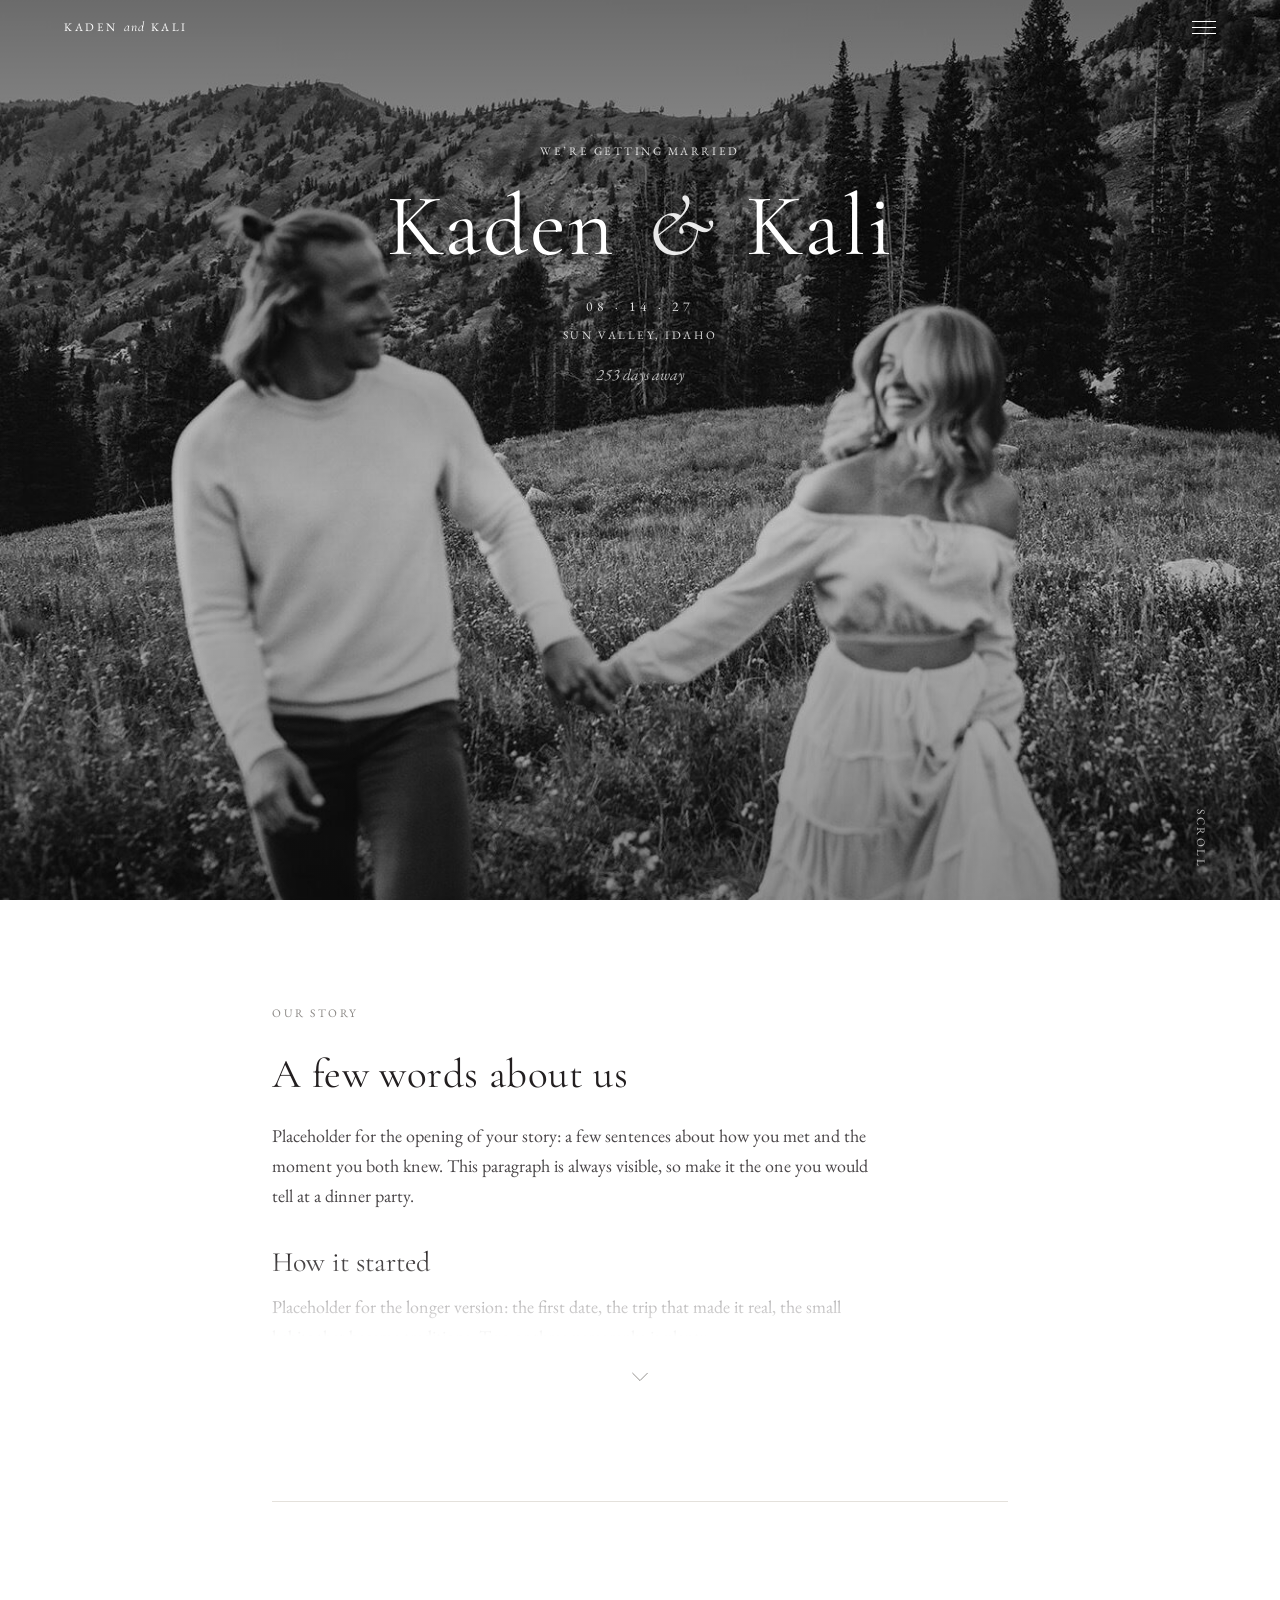
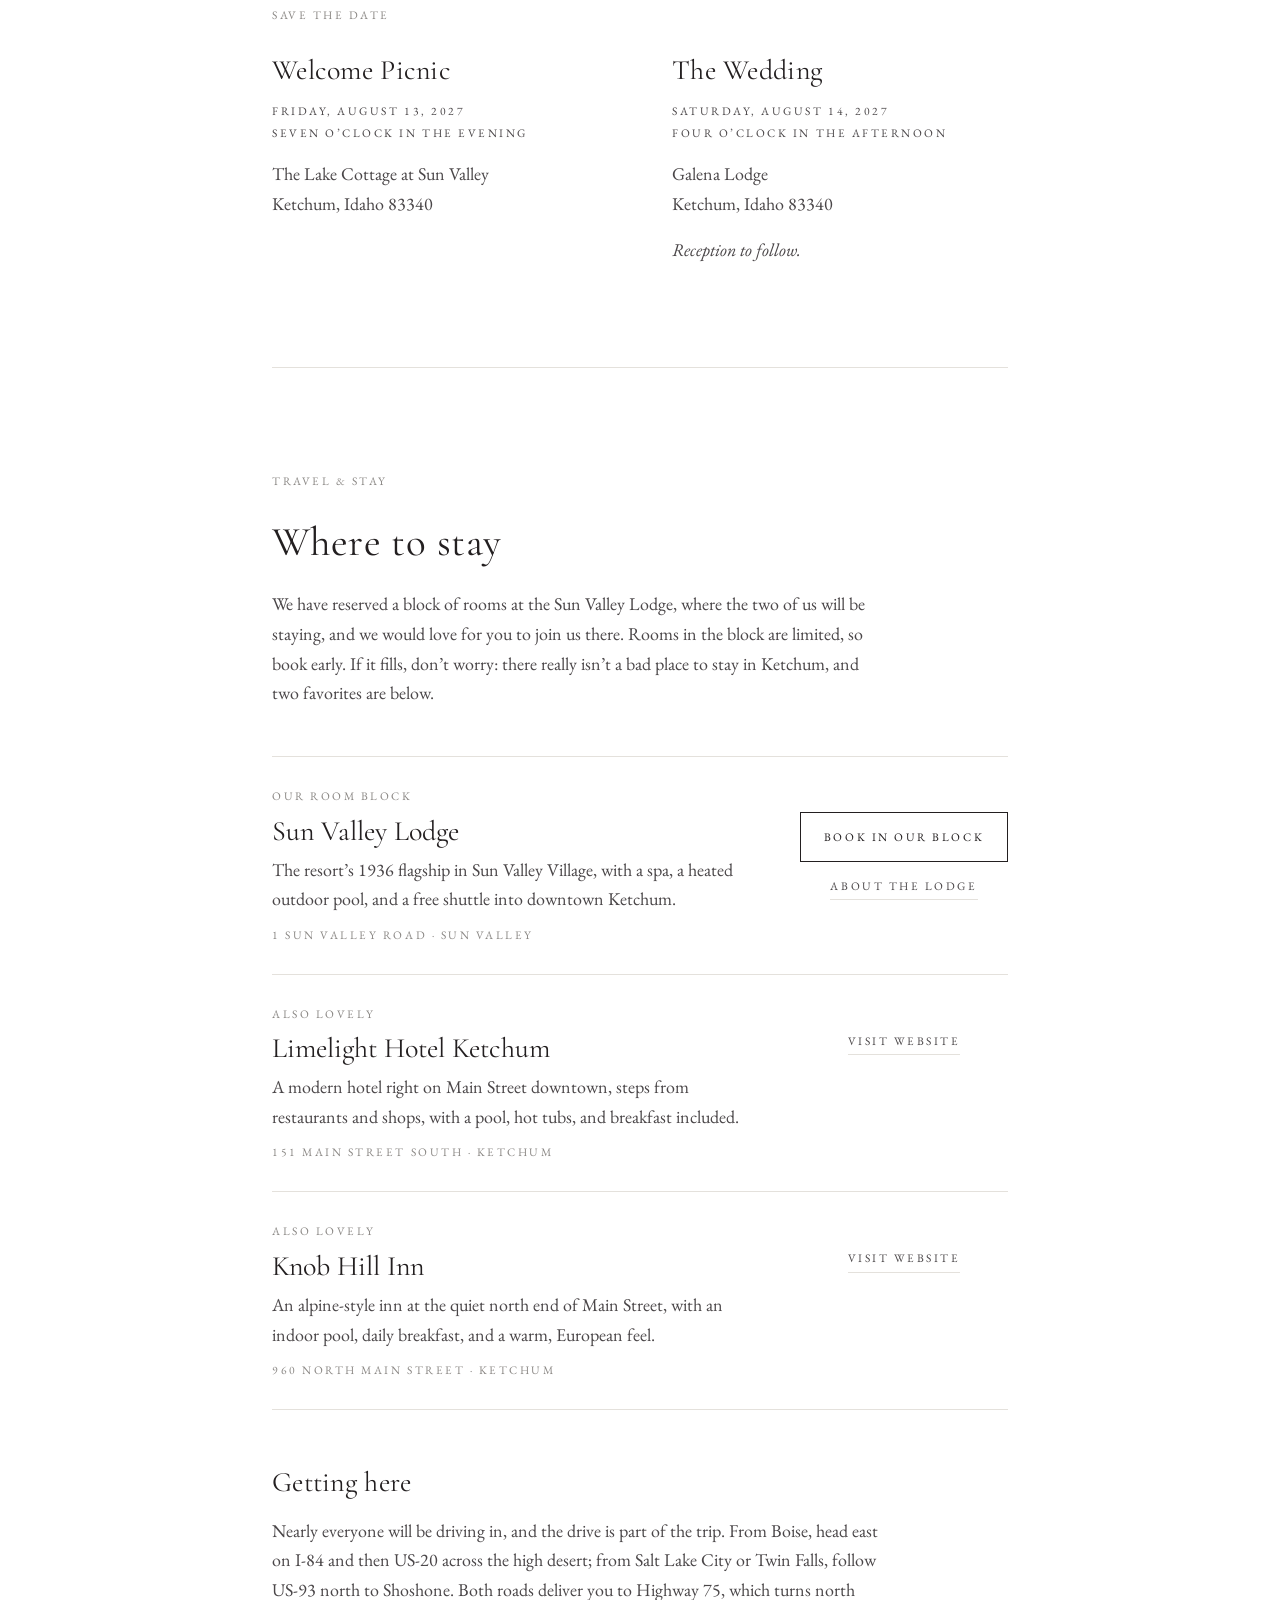
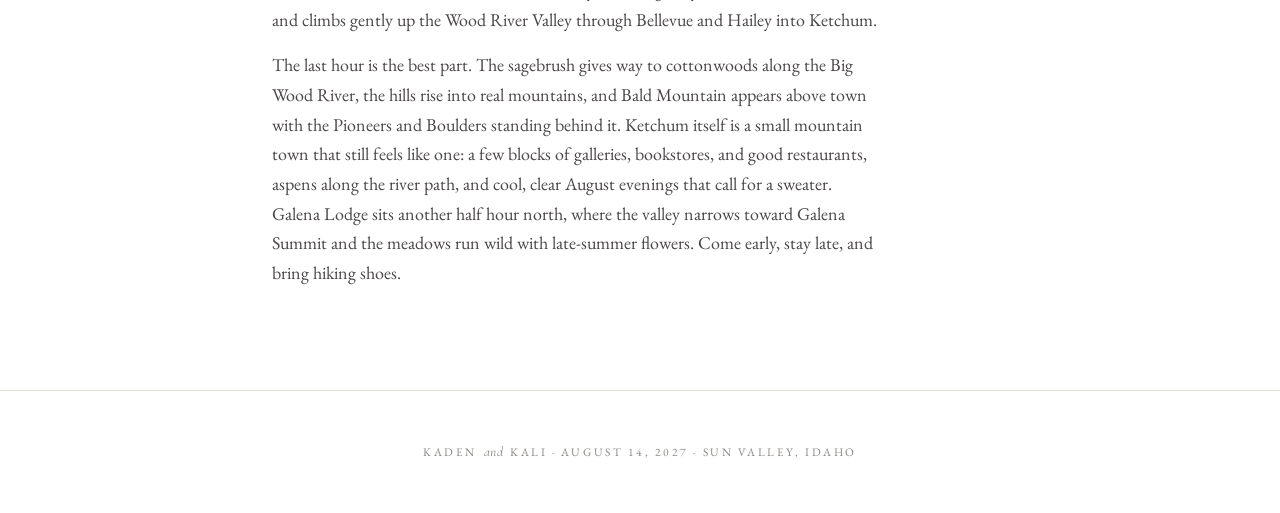
<file: index.html>
<!DOCTYPE html>
<html lang="en">
<head>
  <meta charset="UTF-8" />
  <meta name="viewport" content="width=device-width, initial-scale=1.0" />
  <title>Kaden &amp; Kali</title>
  <meta name="description" content="Kaden and Kali are getting married. August 14, 2027. Sun Valley, Idaho." />
  <!-- Icons -->
  <link rel="icon" href="/assets/favicon.ico" sizes="any" />
  <link rel="icon" type="image/png" sizes="32x32" href="/assets/favicon-32.png" />
  <link rel="icon" type="image/png" sizes="16x16" href="/assets/favicon-16.png" />
  <link rel="apple-touch-icon" sizes="180x180" href="/assets/apple-touch-icon.png" />
  <meta name="theme-color" content="#f7f5f1" />
  <meta name="apple-mobile-web-app-title" content="Kaden &amp; Kali" />

  <!-- Link previews (iMessage, Slack, Facebook, Twitter) -->
  <meta property="og:type" content="website" />
  <meta property="og:site_name" content="Kaden &amp; Kali" />
  <meta property="og:title" content="Kaden &amp; Kali" />
  <meta property="og:description" content="August 14, 2027 &middot; Galena Lodge, Sun Valley, Idaho" />
  <meta property="og:url" content="https://kadenandkali.com/" />
  <meta property="og:image" content="https://kadenandkali.com/assets/og-image.png" />
  <meta property="og:image:secure_url" content="https://kadenandkali.com/assets/og-image.png" />
  <meta property="og:image:type" content="image/png" />
  <meta property="og:image:width" content="1200" />
  <meta property="og:image:height" content="630" />
  <meta property="og:image:alt" content="Kaden and Kali. August 14, 2027. Sun Valley, Idaho." />
  <meta name="twitter:card" content="summary_large_image" />
  <meta name="twitter:title" content="Kaden &amp; Kali" />
  <meta name="twitter:description" content="August 14, 2027 &middot; Galena Lodge, Sun Valley, Idaho" />
  <meta name="twitter:image" content="https://kadenandkali.com/assets/og-image.png" />

  <link rel="preconnect" href="https://fonts.googleapis.com" />
  <link rel="preconnect" href="https://fonts.gstatic.com" crossorigin />
  <link href="https://fonts.googleapis.com/css2?family=Cormorant+Garamond:ital,wght@0,400;0,500;0,600;1,400;1,500&family=EB+Garamond:ital,wght@0,400;0,500;1,400&display=swap" rel="stylesheet" />
  <link rel="stylesheet" href="styles.css?v=20261031b" />
  <script>
    // Local development: skip the holding page and open the preview.
    // Add ?stay to the URL to view this page locally.
    (() => {
      const h = location.hostname;
      const local = h === "localhost" || h === "127.0.0.1" || h === "[::1]" || h.endsWith(".localhost");
      if (local && !new URLSearchParams(location.search).has("stay")) {
        location.replace("admin/");
      }
    })();
  </script>
</head>
<body class="soon">
  <main class="soon-main">
    <h1 class="soon-title">Coming soon <span class="soon-heart" aria-hidden="true">&#9825;</span></h1>
  </main>
</body>
</html>
</file>
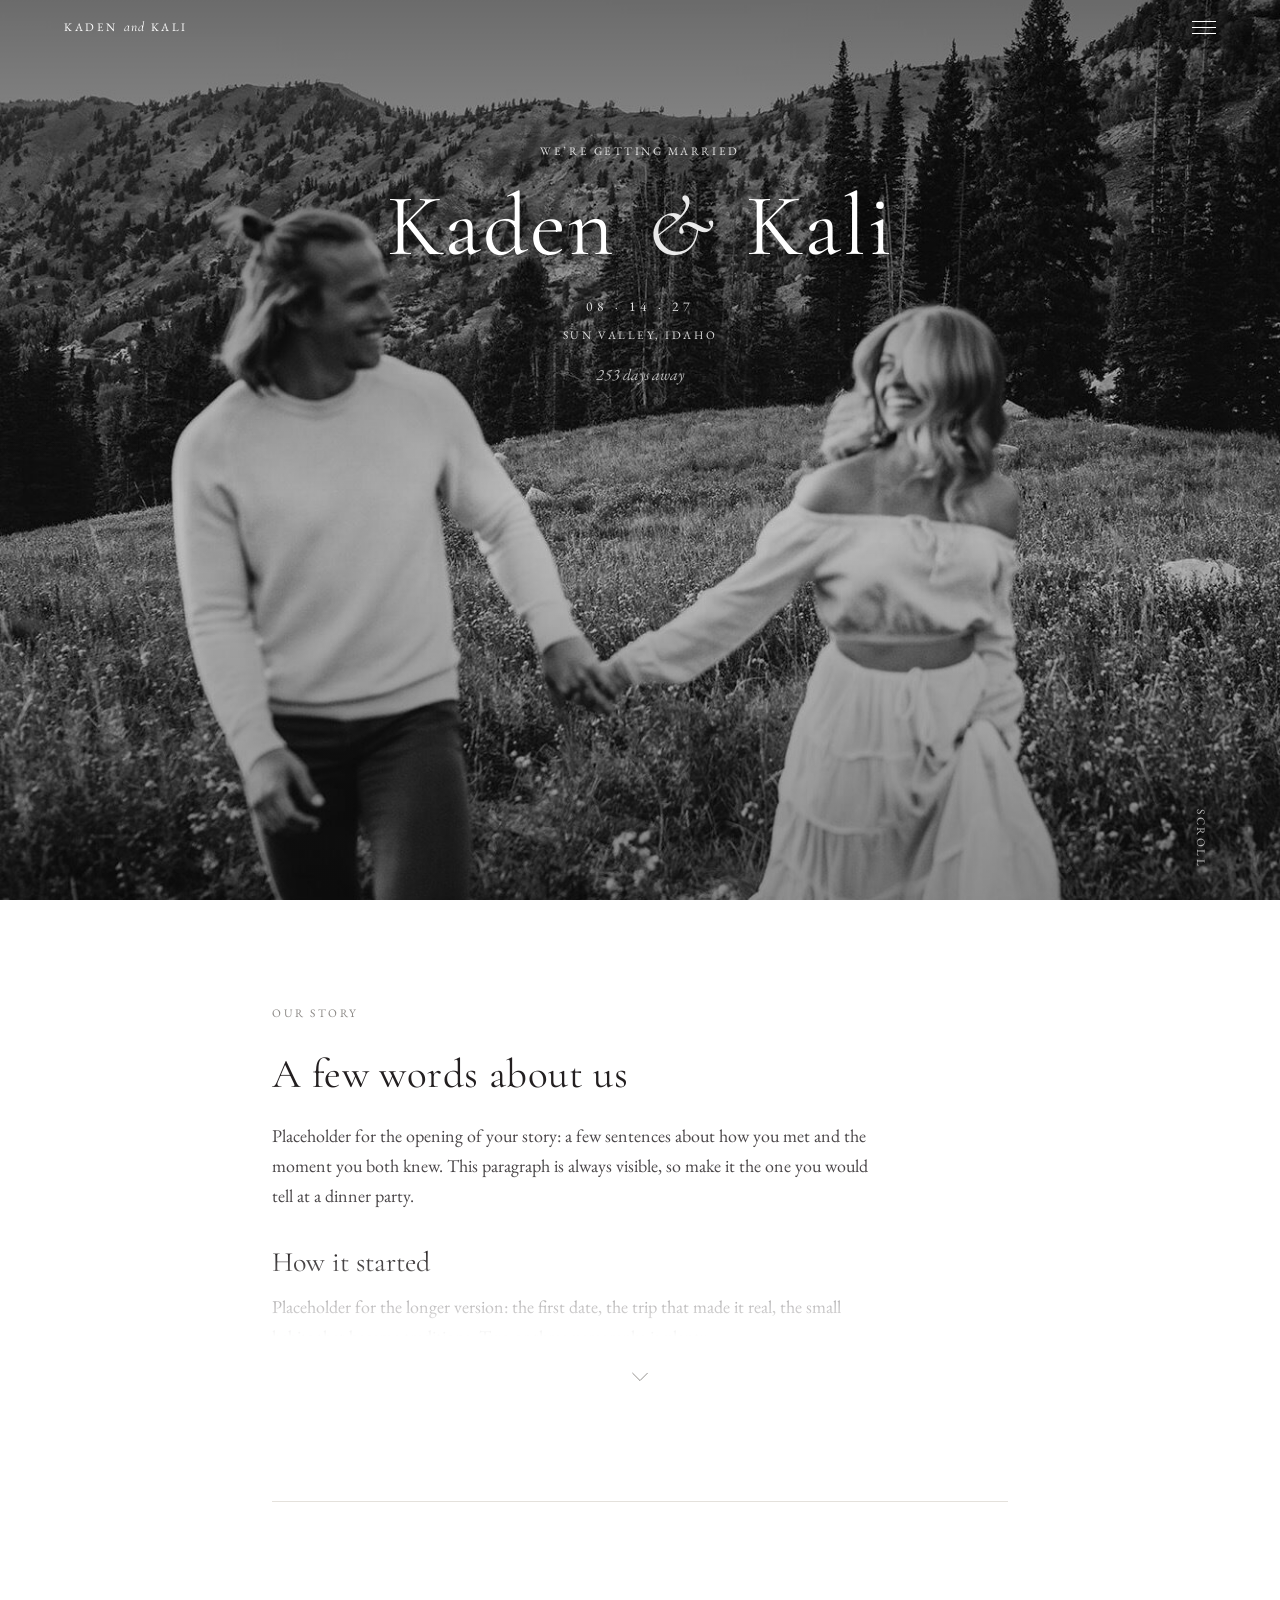
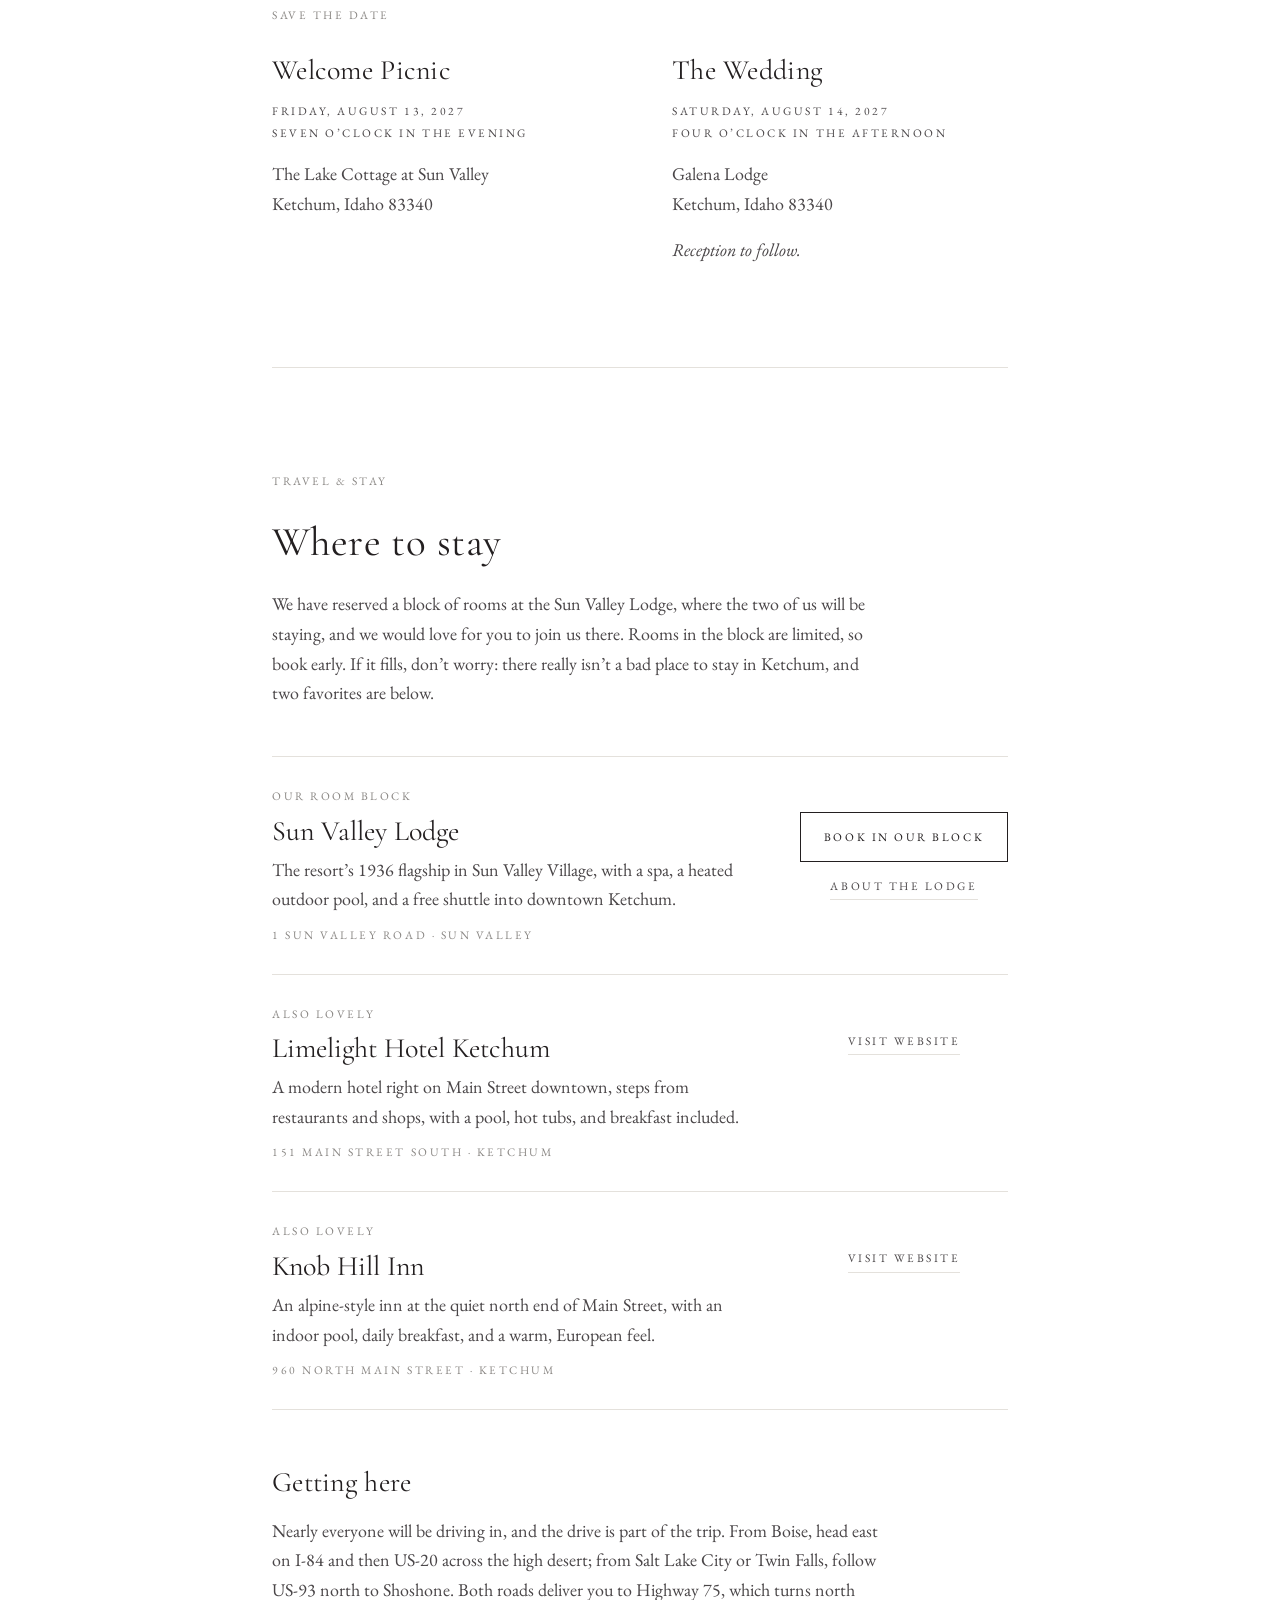
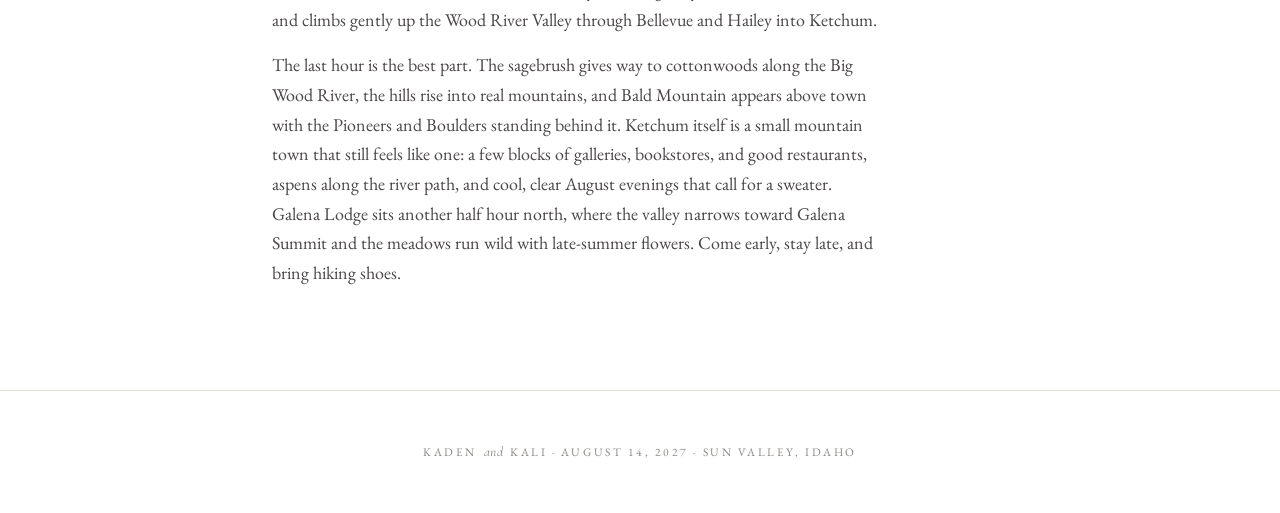
<file: admin/index.html>
<!DOCTYPE html>
<html lang="en">
<head>
  <meta charset="UTF-8" />
  <meta name="viewport" content="width=device-width, initial-scale=1.0" />
  <title>Kaden &amp; Kali &middot; Preview</title>
  <meta name="robots" content="noindex, nofollow" />
  <!-- Icons -->
  <link rel="icon" href="/assets/favicon.ico" sizes="any" />
  <link rel="icon" type="image/png" sizes="32x32" href="/assets/favicon-32.png" />
  <link rel="icon" type="image/png" sizes="16x16" href="/assets/favicon-16.png" />
  <link rel="apple-touch-icon" sizes="180x180" href="/assets/apple-touch-icon.png" />
  <meta name="theme-color" content="#f7f5f1" />
  <meta name="apple-mobile-web-app-title" content="Kaden &amp; Kali" />

  <!-- Link previews (iMessage, Slack, Facebook, Twitter) -->
  <meta property="og:type" content="website" />
  <meta property="og:site_name" content="Kaden &amp; Kali" />
  <meta property="og:title" content="Kaden &amp; Kali" />
  <meta property="og:description" content="August 14, 2027 &middot; Galena Lodge, Sun Valley, Idaho" />
  <meta property="og:url" content="https://kadenandkali.com/admin/" />
  <meta property="og:image" content="https://kadenandkali.com/assets/og-image.png" />
  <meta property="og:image:secure_url" content="https://kadenandkali.com/assets/og-image.png" />
  <meta property="og:image:type" content="image/png" />
  <meta property="og:image:width" content="1200" />
  <meta property="og:image:height" content="630" />
  <meta property="og:image:alt" content="Kaden and Kali. August 14, 2027. Sun Valley, Idaho." />
  <meta name="twitter:card" content="summary_large_image" />
  <meta name="twitter:title" content="Kaden &amp; Kali" />
  <meta name="twitter:description" content="August 14, 2027 &middot; Galena Lodge, Sun Valley, Idaho" />
  <meta name="twitter:image" content="https://kadenandkali.com/assets/og-image.png" />

  <link rel="preconnect" href="https://fonts.googleapis.com" />
  <link rel="preconnect" href="https://fonts.gstatic.com" crossorigin />
  <link href="https://fonts.googleapis.com/css2?family=Cormorant+Garamond:ital,wght@0,400;0,500;0,600;1,400;1,500&family=EB+Garamond:ital,wght@0,400;0,500;1,400&display=swap" rel="stylesheet" />
  <link rel="stylesheet" href="/styles.css?v=20261031b" />
</head>
<body class="locked">
  <!-- Guest gate: removed on launch day. See README. -->
  <div id="gate" class="gate">
    <form id="gate-form" class="gate-form" novalidate>
      <p class="caps label">Kaden <span class="brand-and">and</span> Kali</p>
      <label for="gate-name" class="gate-prompt">Please enter your name as it appears on your invitation.</label>
      <input type="text" id="gate-name" name="name" autocomplete="name" autocapitalize="words" autofocus aria-describedby="gate-status" />
      <div class="form-actions">
        <button type="submit" class="button" id="gate-submit">Continue</button>
        <p class="form-status" id="gate-status" role="status" aria-live="polite"></p>
        <div class="gate-loading" id="gate-loading" hidden aria-live="polite">
          <span class="heartbeat" aria-hidden="true">&#9825;</span>
          <span class="gate-loading-text" id="gate-loading-text"></span>
        </div>
      </div>
    </form>
  </div>

  <!-- The site is inert inside this template until gate.js unlocks it. -->
  <template id="site">
  <header class="site-header over-hero">
    <a href="#top" class="brand">Kaden <span class="brand-and">and</span> Kali</a>
    <button class="menu-toggle" aria-label="Open menu" aria-expanded="false" aria-controls="menu">
      <span></span><span></span><span></span>
    </button>
  </header>

  <nav id="menu" class="menu" aria-hidden="true">
    <ul class="menu-list">
      <li><a href="#story">Our Story</a></li>
      <li><a href="#dates">Save the Date</a></li>
      <li><a href="#travel">Travel</a></li>
    </ul>
    <p class="menu-foot">August 14, 2027 &middot; Sun Valley, Idaho</p>
  </nav>

  <main id="top">
    <!-- Hero -->
    <section class="hero hero-photo">
      <picture class="hero-media">
        <source media="(max-width: 700px)" srcset="/assets/hero-small.jpg" />
        <img src="/assets/hero.jpg" alt="Kaden and Kali walking hand in hand through a mountain meadow" fetchpriority="high" />
      </picture>
      <div class="hero-scrim" aria-hidden="true"></div>
      <div class="hero-inner">
        <p class="caps hero-eyebrow">We&rsquo;re getting married</p>
        <h1 class="hero-names">Kaden <span class="amp">&amp;</span> Kali</h1>
        <p class="caps hero-date" id="hero-date">08 &middot; 14 &middot; 27</p>
        <p class="caps hero-place">Sun Valley, Idaho</p>
        <p class="hero-countdown" id="countdown" aria-live="polite"></p>
      </div>
      <a href="#story" class="scroll-cue" aria-label="Scroll to content">
        <span class="caps">Scroll</span>
      </a>
    </section>

    <!-- Our Story -->
    <section id="story" class="section">
      <div class="section-inner narrow">
        <p class="caps label">Our Story</p>
        <h2 class="display">A few words about us</h2>
        <p class="lede">
          Placeholder for the opening of your story: a few sentences about how you met and the
          moment you both knew. This paragraph is always visible, so make it the one you would
          tell at a dinner party.
        </p>

        <div class="story-more" id="story-more">
          <div class="story-more-inner">
            <h3 class="story-heading">How it started</h3>
            <p class="detail">
              Placeholder for the longer version: the first date, the trip that made it real,
              the small habits that became traditions. Two or three paragraphs is plenty.
            </p>
            <p class="detail">
              Placeholder for a second paragraph, if you want one.
            </p>

            <h3 class="story-heading">The proposal</h3>
            <p class="detail">
              Placeholder for the engagement story: where you were, who knew, what was said,
              and the detail you still laugh about.
            </p>
          </div>
        </div>

        <button type="button" class="story-toggle" data-story-toggle aria-expanded="false" aria-controls="story-more" aria-label="Read more about us">
          <svg class="story-chevron" viewBox="0 0 24 24" width="22" height="22" aria-hidden="true" focusable="false">
            <path d="M4 9l8 8 8-8" fill="none" stroke="currentColor" stroke-width="1" stroke-linecap="round" stroke-linejoin="round" />
          </svg>
        </button>
      </div>
    </section>

    <hr class="rule" />

    <!-- Save the Date -->
    <section id="dates" class="section section-paired">
      <div class="section-inner">
        <p class="caps label">Save the Date</p>
        <div class="columns">
          <div class="col">
            <h2 class="display">Welcome Picnic</h2>
            <p class="caps">Friday, August 13, 2027</p>
            <p class="caps">Seven o&rsquo;clock in the evening</p>
            <p class="detail">
              The Lake Cottage at Sun Valley<br />
              Ketchum, Idaho 83340
            </p>
          </div>
          <div class="col">
            <h2 class="display">The Wedding</h2>
            <p class="caps">Saturday, August 14, 2027</p>
            <p class="caps">Four o&rsquo;clock in the afternoon</p>
            <p class="detail">
              Galena Lodge<br />
              Ketchum, Idaho 83340
            </p>
            <p class="detail detail-note">Reception to follow.</p>
          </div>
        </div>
      </div>
    </section>

    <hr class="rule" />

    <!-- Travel & Stay -->
    <section id="travel" class="section">
      <div class="section-inner narrow">
        <p class="caps label">Travel &amp; Stay</p>
        <h2 class="display">Where to stay</h2>
        <p class="lede">
          We have reserved a block of rooms at the Sun Valley Lodge, where the two of us will be
          staying, and we would love for you to join us there. Rooms in the block are limited, so
          book early. If it fills, don&rsquo;t worry: there really isn&rsquo;t a bad place to stay
          in Ketchum, and two favorites are below.
        </p>

        <ul class="stay-list">
          <li class="stay">
            <div class="stay-info">
              <p class="caps label-sm">Our room block</p>
              <h3 class="stay-name">Sun Valley Lodge</h3>
              <p class="detail">
                The resort&rsquo;s 1936 flagship in Sun Valley Village, with a spa, a heated
                outdoor pool, and a free shuttle into downtown Ketchum.
              </p>
              <p class="caps stay-address">1 Sun Valley Road &middot; Sun Valley</p>
            </div>
            <div class="stay-actions">
              <a class="button button-ink" href="https://book.passkey.com/event/51327332/owner/49886511/home" target="_blank" rel="noopener">Book in our block</a>
              <a class="text-link caps" href="https://www.sunvalley.com/lodging/sun-valley-lodge/" target="_blank" rel="noopener">About the Lodge</a>
            </div>
          </li>

          <li class="stay">
            <div class="stay-info">
              <p class="caps label-sm">Also lovely</p>
              <h3 class="stay-name">Limelight Hotel Ketchum</h3>
              <p class="detail">
                A modern hotel right on Main Street downtown, steps from restaurants and shops,
                with a pool, hot tubs, and breakfast included.
              </p>
              <p class="caps stay-address">151 Main Street South &middot; Ketchum</p>
            </div>
            <div class="stay-actions">
              <a class="text-link caps" href="https://www.limelighthotels.com/ketchum" target="_blank" rel="noopener">Visit website</a>
            </div>
          </li>

          <li class="stay">
            <div class="stay-info">
              <p class="caps label-sm">Also lovely</p>
              <h3 class="stay-name">Knob Hill Inn</h3>
              <p class="detail">
                An alpine-style inn at the quiet north end of Main Street, with an indoor pool,
                daily breakfast, and a warm, European feel.
              </p>
              <p class="caps stay-address">960 North Main Street &middot; Ketchum</p>
            </div>
            <div class="stay-actions">
              <a class="text-link caps" href="https://www.knobhillinn.com/" target="_blank" rel="noopener">Visit website</a>
            </div>
          </li>
        </ul>

        <h2 class="display display-sm">Getting here</h2>
        <p class="detail">
          Nearly everyone will be driving in, and the drive is part of the trip. From Boise,
          head east on I-84 and then US-20 across the high desert; from Salt Lake City or Twin
          Falls, follow US-93 north to Shoshone. Both roads deliver you to Highway 75, which
          turns north and climbs gently up the Wood River Valley through Bellevue and Hailey
          into Ketchum.
        </p>
        <p class="detail">
          The last hour is the best part. The sagebrush gives way to cottonwoods along the Big
          Wood River, the hills rise into real mountains, and Bald Mountain appears above town
          with the Pioneers and Boulders standing behind it. Ketchum itself is a small mountain
          town that still feels like one: a few blocks of galleries, bookstores, and good
          restaurants, aspens along the river path, and cool, clear August evenings that call
          for a sweater. Galena Lodge sits another half hour north, where the valley narrows
          toward Galena Summit and the meadows run wild with late-summer flowers. Come early,
          stay late, and bring hiking shoes.
        </p>
      </div>
    </section>
  </main>

  <footer class="site-footer">
    <p class="caps">Kaden <span class="brand-and">and</span> Kali &middot; August 14, 2027 &middot; Sun Valley, Idaho</p>
  </footer>

  </template>

  <script src="/config.js?v=20261031b"></script>
  <script src="/admin/gate.js?v=20261031b"></script>
</body>
</html>
</file>
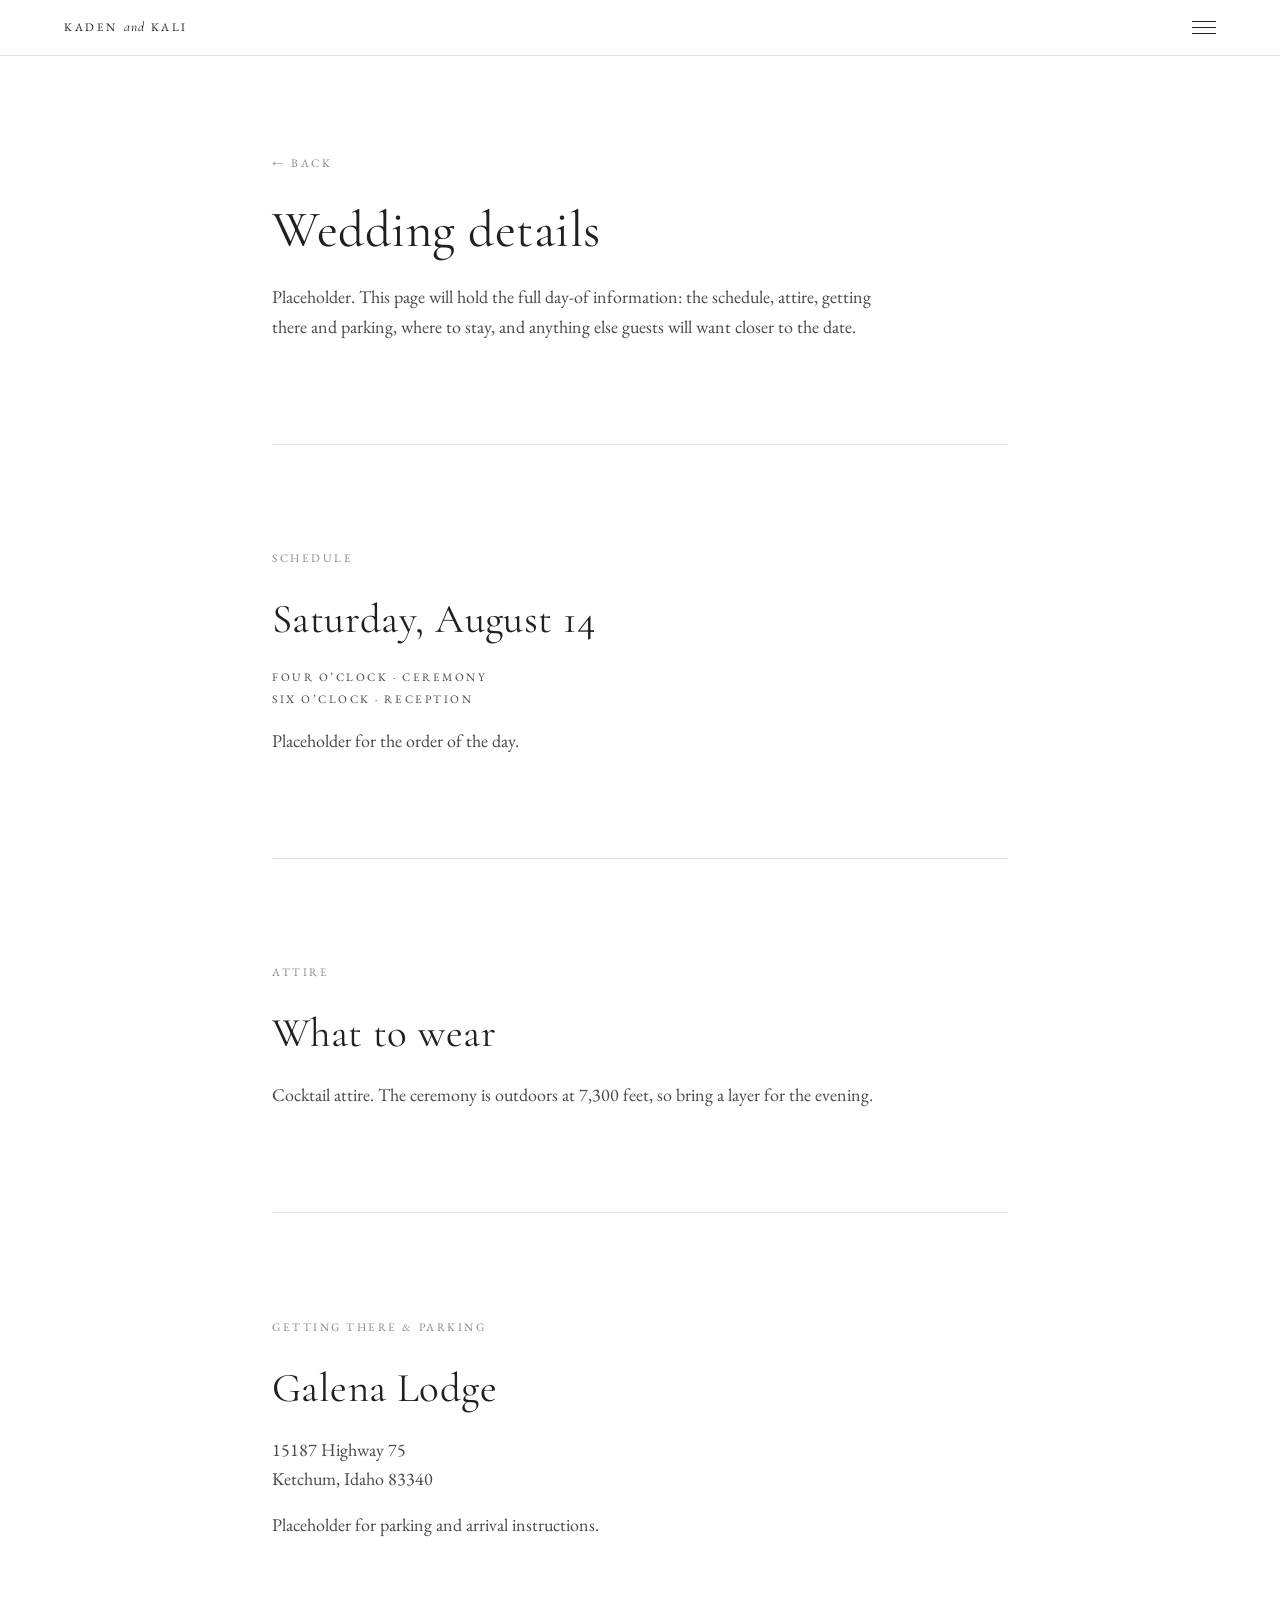
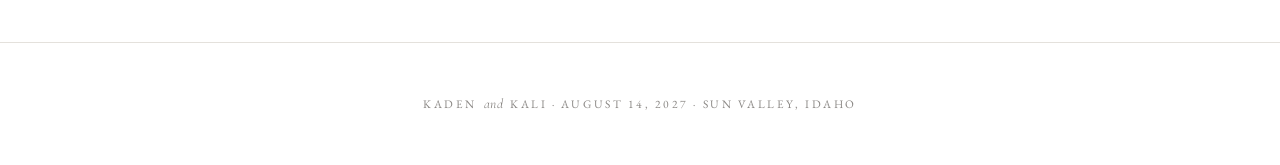
<file: admin/details/index.html>
<!DOCTYPE html>
<html lang="en">
<head>
  <meta charset="UTF-8" />
  <meta name="viewport" content="width=device-width, initial-scale=1.0" />
  <title>Wedding Details &middot; Kaden &amp; Kali</title>
  <meta name="robots" content="noindex, nofollow" />
  <!-- Icons -->
  <link rel="icon" href="/assets/favicon.ico" sizes="any" />
  <link rel="icon" type="image/png" sizes="32x32" href="/assets/favicon-32.png" />
  <link rel="icon" type="image/png" sizes="16x16" href="/assets/favicon-16.png" />
  <link rel="apple-touch-icon" sizes="180x180" href="/assets/apple-touch-icon.png" />
  <meta name="theme-color" content="#f7f5f1" />
  <meta name="apple-mobile-web-app-title" content="Kaden &amp; Kali" />

  <!-- Link previews (iMessage, Slack, Facebook, Twitter) -->
  <meta property="og:type" content="website" />
  <meta property="og:site_name" content="Kaden &amp; Kali" />
  <meta property="og:title" content="Kaden &amp; Kali" />
  <meta property="og:description" content="August 14, 2027 &middot; Galena Lodge, Sun Valley, Idaho" />
  <meta property="og:url" content="https://kadenandkali.com/admin/details/" />
  <meta property="og:image" content="https://kadenandkali.com/assets/og-image.png" />
  <meta property="og:image:secure_url" content="https://kadenandkali.com/assets/og-image.png" />
  <meta property="og:image:type" content="image/png" />
  <meta property="og:image:width" content="1200" />
  <meta property="og:image:height" content="630" />
  <meta property="og:image:alt" content="Kaden and Kali. August 14, 2027. Sun Valley, Idaho." />
  <meta name="twitter:card" content="summary_large_image" />
  <meta name="twitter:title" content="Kaden &amp; Kali" />
  <meta name="twitter:description" content="August 14, 2027 &middot; Galena Lodge, Sun Valley, Idaho" />
  <meta name="twitter:image" content="https://kadenandkali.com/assets/og-image.png" />

  <link rel="preconnect" href="https://fonts.googleapis.com" />
  <link rel="preconnect" href="https://fonts.gstatic.com" crossorigin />
  <link href="https://fonts.googleapis.com/css2?family=Cormorant+Garamond:ital,wght@0,400;0,500;0,600;1,400;1,500&family=EB+Garamond:ital,wght@0,400;0,500;1,400&display=swap" rel="stylesheet" />
  <link rel="stylesheet" href="/styles.css?v=20261031b" />
</head>
<body class="locked">
  <!-- Guest gate: same as index.html. A visitor who unlocked the main page is already through. -->
  <div id="gate" class="gate">
    <form id="gate-form" class="gate-form" novalidate>
      <p class="caps label">Kaden <span class="brand-and">and</span> Kali</p>
      <label for="gate-name" class="gate-prompt">Please enter your name as it appears on your invitation.</label>
      <input type="text" id="gate-name" name="name" autocomplete="name" autocapitalize="words" autofocus aria-describedby="gate-status" />
      <div class="form-actions">
        <button type="submit" class="button" id="gate-submit">Continue</button>
        <p class="form-status" id="gate-status" role="status" aria-live="polite"></p>
        <div class="gate-loading" id="gate-loading" hidden aria-live="polite">
          <span class="heartbeat" aria-hidden="true">&#9825;</span>
          <span class="gate-loading-text" id="gate-loading-text"></span>
        </div>
      </div>
    </form>
  </div>

  <template id="site">
  <header class="site-header">
    <a href="../" class="brand">Kaden <span class="brand-and">and</span> Kali</a>
    <button class="menu-toggle" aria-label="Open menu" aria-expanded="false" aria-controls="menu">
      <span></span><span></span><span></span>
    </button>
  </header>

  <nav id="menu" class="menu" aria-hidden="true">
    <ul class="menu-list">
      <li><a href="../#story">Our Story</a></li>
      <li><a href="../#dates">Save the Date</a></li>
      <li><a href="../#travel">Travel</a></li>
    </ul>
    <p class="menu-foot">August 14, 2027 &middot; Sun Valley, Idaho</p>
  </nav>

  <main id="top" class="subpage">
    <section class="section section-first">
      <div class="section-inner narrow">
        <p class="caps label"><a href="../#dates" class="back-link">&larr; Back</a></p>
        <h1 class="display display-lg">Wedding details</h1>
        <p class="lede">
          Placeholder. This page will hold the full day-of information: the schedule, attire,
          getting there and parking, where to stay, and anything else guests will want closer
          to the date.
        </p>
      </div>
    </section>

    <hr class="rule" />

    <section id="schedule" class="section">
      <div class="section-inner narrow">
        <p class="caps label">Schedule</p>
        <h2 class="display">Saturday, August 14</h2>
        <p class="caps">Four o&rsquo;clock &middot; Ceremony</p>
        <p class="caps">Six o&rsquo;clock &middot; Reception</p>
        <p class="detail">Placeholder for the order of the day.</p>
      </div>
    </section>

    <hr class="rule" />

    <section id="attire" class="section">
      <div class="section-inner narrow">
        <p class="caps label">Attire</p>
        <h2 class="display">What to wear</h2>
        <p class="detail">Cocktail attire. The ceremony is outdoors at 7,300 feet, so bring a layer for the evening.</p>
      </div>
    </section>

    <hr class="rule" />

    <section id="parking" class="section">
      <div class="section-inner narrow">
        <p class="caps label">Getting there &amp; parking</p>
        <h2 class="display">Galena Lodge</h2>
        <p class="detail">
          15187 Highway 75<br />
          Ketchum, Idaho 83340
        </p>
        <p class="detail">Placeholder for parking and arrival instructions.</p>
      </div>
    </section>
  </main>

  <footer class="site-footer">
    <p class="caps">Kaden <span class="brand-and">and</span> Kali &middot; August 14, 2027 &middot; Sun Valley, Idaho</p>
  </footer>
  </template>

  <script src="/config.js?v=20261031b"></script>
  <script src="/admin/gate.js?v=20261031b"></script>
</body>
</html>
</file>
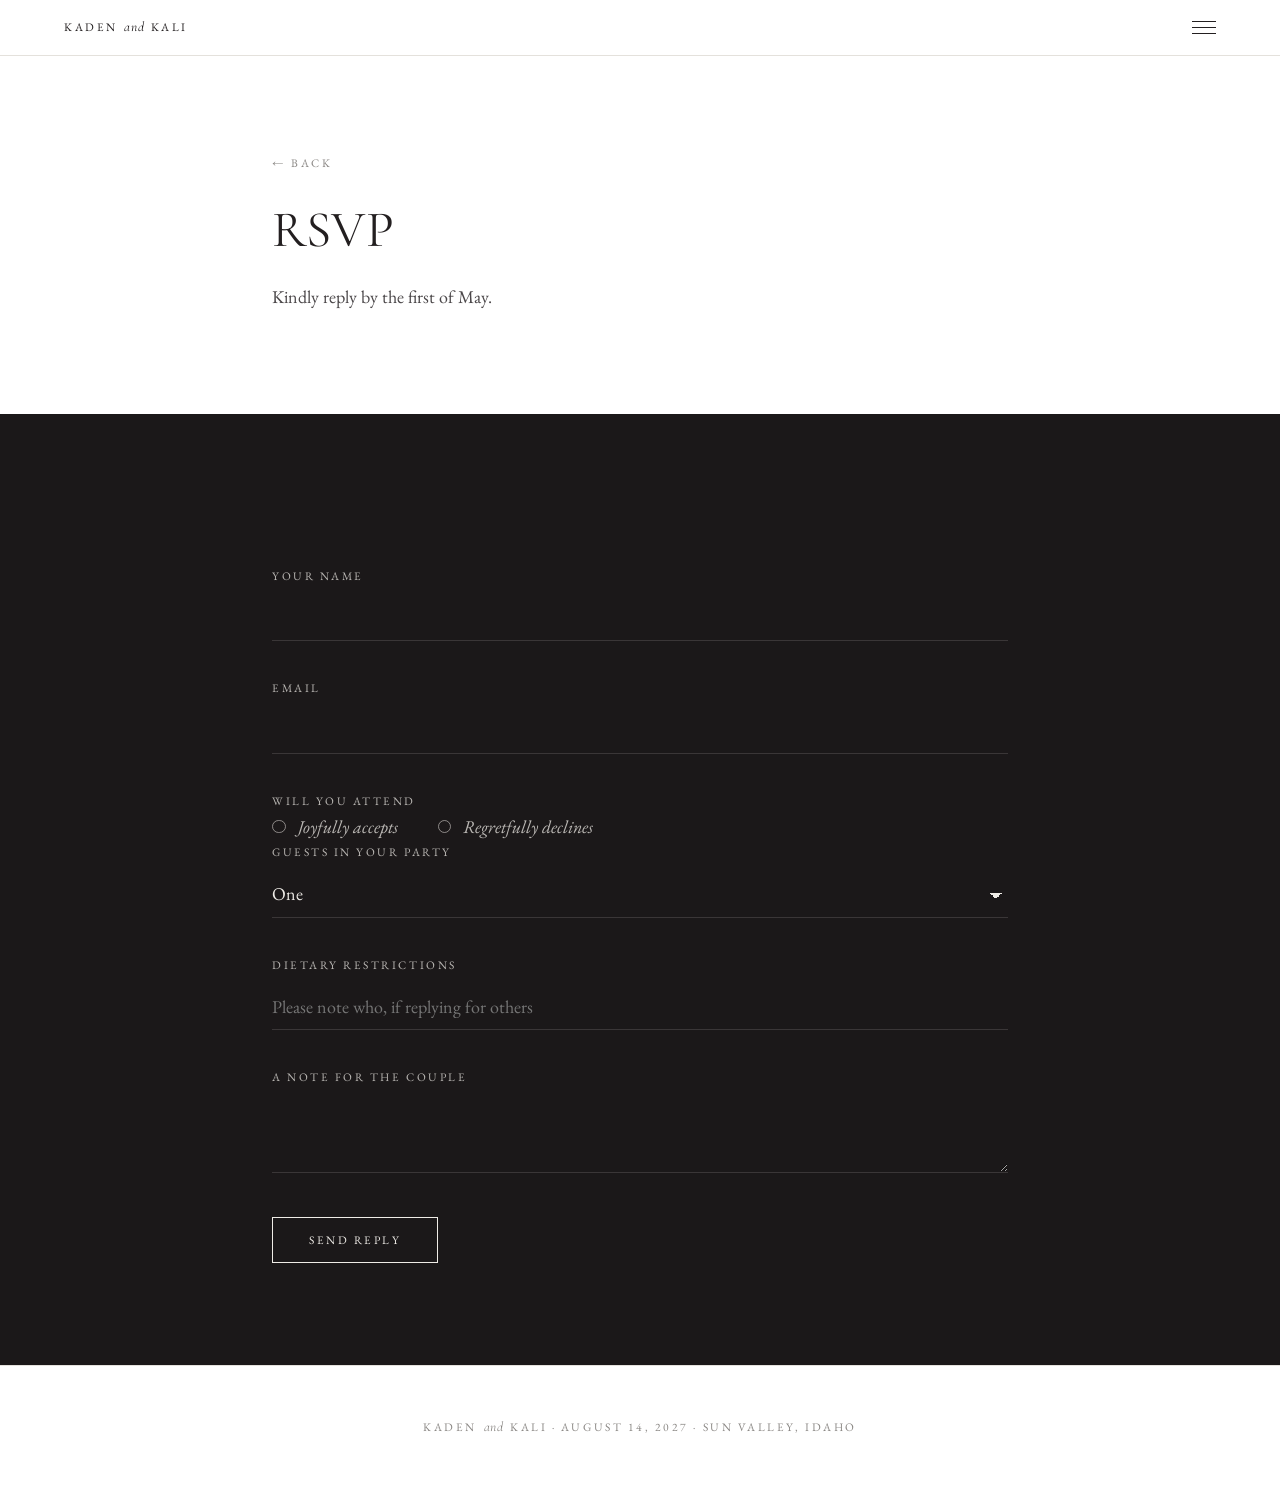
<file: admin/rsvp/index.html>
<!DOCTYPE html>
<html lang="en">
<head>
  <meta charset="UTF-8" />
  <meta name="viewport" content="width=device-width, initial-scale=1.0" />
  <title>RSVP &middot; Kaden &amp; Kali</title>
  <meta name="robots" content="noindex, nofollow" />
  <!-- Icons -->
  <link rel="icon" href="/assets/favicon.ico" sizes="any" />
  <link rel="icon" type="image/png" sizes="32x32" href="/assets/favicon-32.png" />
  <link rel="icon" type="image/png" sizes="16x16" href="/assets/favicon-16.png" />
  <link rel="apple-touch-icon" sizes="180x180" href="/assets/apple-touch-icon.png" />
  <meta name="theme-color" content="#f7f5f1" />
  <meta name="apple-mobile-web-app-title" content="Kaden &amp; Kali" />

  <!-- Link previews (iMessage, Slack, Facebook, Twitter) -->
  <meta property="og:type" content="website" />
  <meta property="og:site_name" content="Kaden &amp; Kali" />
  <meta property="og:title" content="Kaden &amp; Kali" />
  <meta property="og:description" content="August 14, 2027 &middot; Galena Lodge, Sun Valley, Idaho" />
  <meta property="og:url" content="https://kadenandkali.com/admin/rsvp/" />
  <meta property="og:image" content="https://kadenandkali.com/assets/og-image.png" />
  <meta property="og:image:secure_url" content="https://kadenandkali.com/assets/og-image.png" />
  <meta property="og:image:type" content="image/png" />
  <meta property="og:image:width" content="1200" />
  <meta property="og:image:height" content="630" />
  <meta property="og:image:alt" content="Kaden and Kali. August 14, 2027. Sun Valley, Idaho." />
  <meta name="twitter:card" content="summary_large_image" />
  <meta name="twitter:title" content="Kaden &amp; Kali" />
  <meta name="twitter:description" content="August 14, 2027 &middot; Galena Lodge, Sun Valley, Idaho" />
  <meta name="twitter:image" content="https://kadenandkali.com/assets/og-image.png" />

  <link rel="preconnect" href="https://fonts.googleapis.com" />
  <link rel="preconnect" href="https://fonts.gstatic.com" crossorigin />
  <link href="https://fonts.googleapis.com/css2?family=Cormorant+Garamond:ital,wght@0,400;0,500;0,600;1,400;1,500&family=EB+Garamond:ital,wght@0,400;0,500;1,400&display=swap" rel="stylesheet" />
  <link rel="stylesheet" href="/styles.css?v=20261031b" />
</head>
<body class="locked">
  <!-- Guest gate: same as index.html. A visitor who unlocked the main page is already through. -->
  <div id="gate" class="gate">
    <form id="gate-form" class="gate-form" novalidate>
      <p class="caps label">Kaden <span class="brand-and">and</span> Kali</p>
      <label for="gate-name" class="gate-prompt">Please enter your name as it appears on your invitation.</label>
      <input type="text" id="gate-name" name="name" autocomplete="name" autocapitalize="words" autofocus aria-describedby="gate-status" />
      <div class="form-actions">
        <button type="submit" class="button" id="gate-submit">Continue</button>
        <p class="form-status" id="gate-status" role="status" aria-live="polite"></p>
        <div class="gate-loading" id="gate-loading" hidden aria-live="polite">
          <span class="heartbeat" aria-hidden="true">&#9825;</span>
          <span class="gate-loading-text" id="gate-loading-text"></span>
        </div>
      </div>
    </form>
  </div>

  <template id="site">
  <header class="site-header">
    <a href="../" class="brand">Kaden <span class="brand-and">and</span> Kali</a>
    <button class="menu-toggle" aria-label="Open menu" aria-expanded="false" aria-controls="menu">
      <span></span><span></span><span></span>
    </button>
  </header>

  <nav id="menu" class="menu" aria-hidden="true">
    <ul class="menu-list">
      <li><a href="../#story">Our Story</a></li>
      <li><a href="../#dates">Save the Date</a></li>
      <li><a href="../#travel">Travel</a></li>
    </ul>
    <p class="menu-foot">August 14, 2027 &middot; Sun Valley, Idaho</p>
  </nav>

  <main id="top" class="subpage">
    <section class="section section-first">
      <div class="section-inner narrow">
        <p class="caps label"><a href="../" class="back-link">&larr; Back</a></p>
        <h1 class="display display-lg">RSVP</h1>
        <p class="lede">Kindly reply by the first of May.</p>
      </div>
    </section>

    <section id="rsvp" class="section section-dark">
      <div class="section-inner narrow">
        <form id="rsvp-form" class="form" novalidate>
          <div class="field">
            <label for="name" class="caps">Your name</label>
            <input type="text" id="name" name="name" autocomplete="name" required />
          </div>

          <div class="field">
            <label for="email" class="caps">Email</label>
            <input type="email" id="email" name="email" autocomplete="email" required />
          </div>

          <!-- Filled by app.js when the gate recognized a party of more than one. -->
          <div id="party-block" class="party-block" hidden></div>

          <!-- Fallback for a single guest or an unrecognized visitor. -->
          <div id="solo-block" class="solo-block">
            <fieldset class="field">
              <legend class="caps">Will you attend</legend>
              <div class="choices">
                <label class="choice">
                  <input type="radio" name="attending" value="Yes" />
                  <span>Joyfully accepts</span>
                </label>
                <label class="choice">
                  <input type="radio" name="attending" value="No" />
                  <span>Regretfully declines</span>
                </label>
              </div>
            </fieldset>

            <div class="field" id="guests-row">
              <label for="guests" class="caps">Guests in your party</label>
              <select id="guests" name="guests">
                <option value="1">One</option>
                <option value="2">Two</option>
                <option value="3">Three</option>
                <option value="4">Four</option>
              </select>
            </div>
          </div>

          <div class="field" id="dietary-row">
            <label for="dietary" class="caps">Dietary restrictions</label>
            <input type="text" id="dietary" name="dietary" placeholder="Please note who, if replying for others" />
          </div>

          <div class="field">
            <label for="message" class="caps">A note for the couple</label>
            <textarea id="message" name="message" rows="2"></textarea>
          </div>

          <!-- Honeypot: hidden from humans, bots tend to fill it -->
          <div class="hp" aria-hidden="true">
            <label for="website">Website</label>
            <input type="text" id="website" name="website" tabindex="-1" autocomplete="off" />
          </div>

          <div class="form-actions">
            <button type="submit" class="button" id="submit-btn">Send reply</button>
            <p class="form-status" id="form-status" role="status" aria-live="polite"></p>
          </div>
        </form>
      </div>
    </section>
  </main>

  <footer class="site-footer">
    <p class="caps">Kaden <span class="brand-and">and</span> Kali &middot; August 14, 2027 &middot; Sun Valley, Idaho</p>
  </footer>
  </template>

  <script src="/config.js?v=20261031b"></script>
  <script src="/admin/gate.js?v=20261031b"></script>
</body>
</html>
</file>
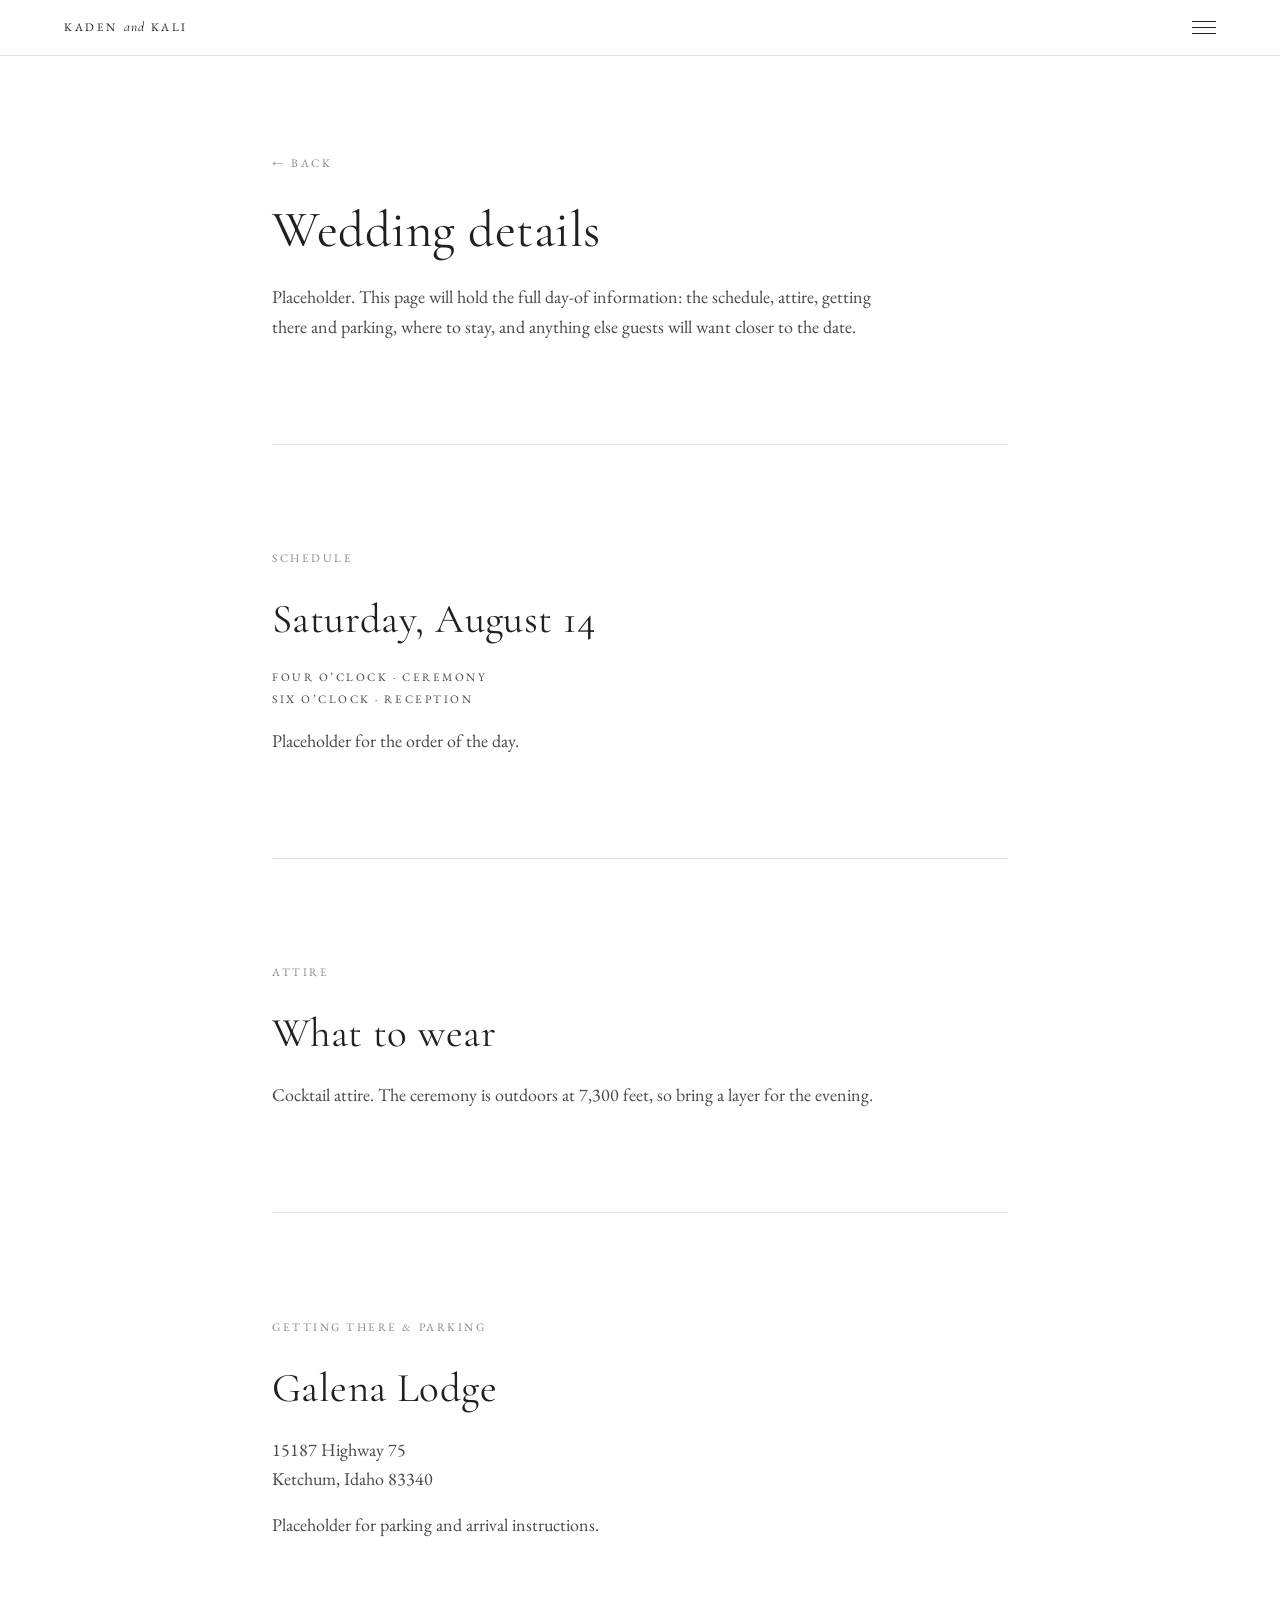
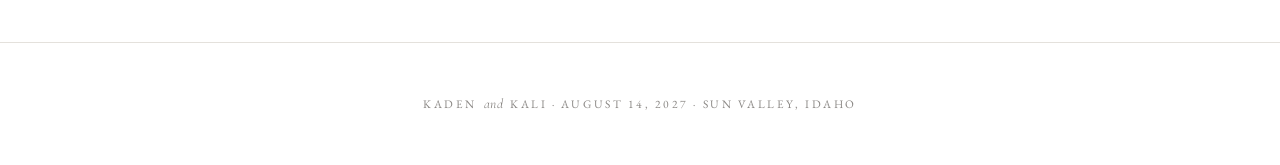
<file: admin/details.html>
<!DOCTYPE html>
<html lang="en">
<head>
  <meta charset="UTF-8" />
  <meta name="viewport" content="width=device-width, initial-scale=1.0" />
  <title>Wedding Details &middot; Kaden &amp; Kali</title>
  <meta name="robots" content="noindex, nofollow" />
  <!-- Icons -->
  <link rel="icon" href="/assets/favicon.ico" sizes="any" />
  <link rel="icon" type="image/png" sizes="32x32" href="/assets/favicon-32.png" />
  <link rel="icon" type="image/png" sizes="16x16" href="/assets/favicon-16.png" />
  <link rel="apple-touch-icon" sizes="180x180" href="/assets/apple-touch-icon.png" />
  <meta name="theme-color" content="#f7f5f1" />
  <meta name="apple-mobile-web-app-title" content="Kaden &amp; Kali" />

  <!-- Link previews (iMessage, Slack, Facebook, Twitter) -->
  <meta property="og:type" content="website" />
  <meta property="og:site_name" content="Kaden &amp; Kali" />
  <meta property="og:title" content="Kaden &amp; Kali" />
  <meta property="og:description" content="August 14, 2027 &middot; Galena Lodge, Sun Valley, Idaho" />
  <meta property="og:url" content="https://kadenandkali.com/admin/details.html" />
  <meta property="og:image" content="https://kadenandkali.com/assets/og-image.png" />
  <meta property="og:image:secure_url" content="https://kadenandkali.com/assets/og-image.png" />
  <meta property="og:image:type" content="image/png" />
  <meta property="og:image:width" content="1200" />
  <meta property="og:image:height" content="630" />
  <meta property="og:image:alt" content="Kaden and Kali. August 14, 2027. Sun Valley, Idaho." />
  <meta name="twitter:card" content="summary_large_image" />
  <meta name="twitter:title" content="Kaden &amp; Kali" />
  <meta name="twitter:description" content="August 14, 2027 &middot; Galena Lodge, Sun Valley, Idaho" />
  <meta name="twitter:image" content="https://kadenandkali.com/assets/og-image.png" />

  <link rel="preconnect" href="https://fonts.googleapis.com" />
  <link rel="preconnect" href="https://fonts.gstatic.com" crossorigin />
  <link href="https://fonts.googleapis.com/css2?family=Cormorant+Garamond:ital,wght@0,400;0,500;0,600;1,400;1,500&family=EB+Garamond:ital,wght@0,400;0,500;1,400&display=swap" rel="stylesheet" />
  <link rel="stylesheet" href="../styles.css?v=20261029i" />
</head>
<body class="locked">
  <!-- Guest gate: same as index.html. A visitor who unlocked the main page is already through. -->
  <div id="gate" class="gate">
    <form id="gate-form" class="gate-form" novalidate>
      <p class="caps label">Kaden <span class="brand-and">and</span> Kali</p>
      <label for="gate-name" class="gate-prompt">Please enter your name as it appears on your invitation.</label>
      <input type="text" id="gate-name" name="name" autocomplete="name" autocapitalize="words" autofocus aria-describedby="gate-status" />
      <div class="form-actions">
        <button type="submit" class="button" id="gate-submit">Continue</button>
        <p class="form-status" id="gate-status" role="status" aria-live="polite"></p>
      </div>
    </form>
  </div>

  <template id="site">
  <header class="site-header">
    <a href="index.html" class="brand">Kaden <span class="brand-and">and</span> Kali</a>
    <button class="menu-toggle" aria-label="Open menu" aria-expanded="false" aria-controls="menu">
      <span></span><span></span><span></span>
    </button>
  </header>

  <nav id="menu" class="menu" aria-hidden="true">
    <ul class="menu-list">
      <li><a href="index.html#story">Our Story</a></li>
      <li><a href="index.html#dates">Save the Date</a></li>
      <li><a href="index.html#travel">Travel</a></li>
    </ul>
    <p class="menu-foot">August 14, 2027 &middot; Sun Valley, Idaho</p>
  </nav>

  <main id="top" class="subpage">
    <section class="section section-first">
      <div class="section-inner narrow">
        <p class="caps label"><a href="index.html#dates" class="back-link">&larr; Back</a></p>
        <h1 class="display display-lg">Wedding details</h1>
        <p class="lede">
          Placeholder. This page will hold the full day-of information: the schedule, attire,
          getting there and parking, where to stay, and anything else guests will want closer
          to the date.
        </p>
      </div>
    </section>

    <hr class="rule" />

    <section id="schedule" class="section">
      <div class="section-inner narrow">
        <p class="caps label">Schedule</p>
        <h2 class="display">Saturday, August 14</h2>
        <p class="caps">Four o&rsquo;clock &middot; Ceremony</p>
        <p class="caps">Six o&rsquo;clock &middot; Reception</p>
        <p class="detail">Placeholder for the order of the day.</p>
      </div>
    </section>

    <hr class="rule" />

    <section id="attire" class="section">
      <div class="section-inner narrow">
        <p class="caps label">Attire</p>
        <h2 class="display">What to wear</h2>
        <p class="detail">Cocktail attire. The ceremony is outdoors at 7,300 feet, so bring a layer for the evening.</p>
      </div>
    </section>

    <hr class="rule" />

    <section id="parking" class="section">
      <div class="section-inner narrow">
        <p class="caps label">Getting there &amp; parking</p>
        <h2 class="display">Galena Lodge</h2>
        <p class="detail">
          15187 Highway 75<br />
          Ketchum, Idaho 83340
        </p>
        <p class="detail">Placeholder for parking and arrival instructions.</p>
      </div>
    </section>
  </main>

  <footer class="site-footer">
    <p class="caps">Kaden <span class="brand-and">and</span> Kali &middot; August 14, 2027 &middot; Sun Valley, Idaho</p>
  </footer>
  </template>

  <script src="../config.js?v=20261029i"></script>
  <script src="gate.js?v=20261029i"></script>
</body>
</html>
</file>
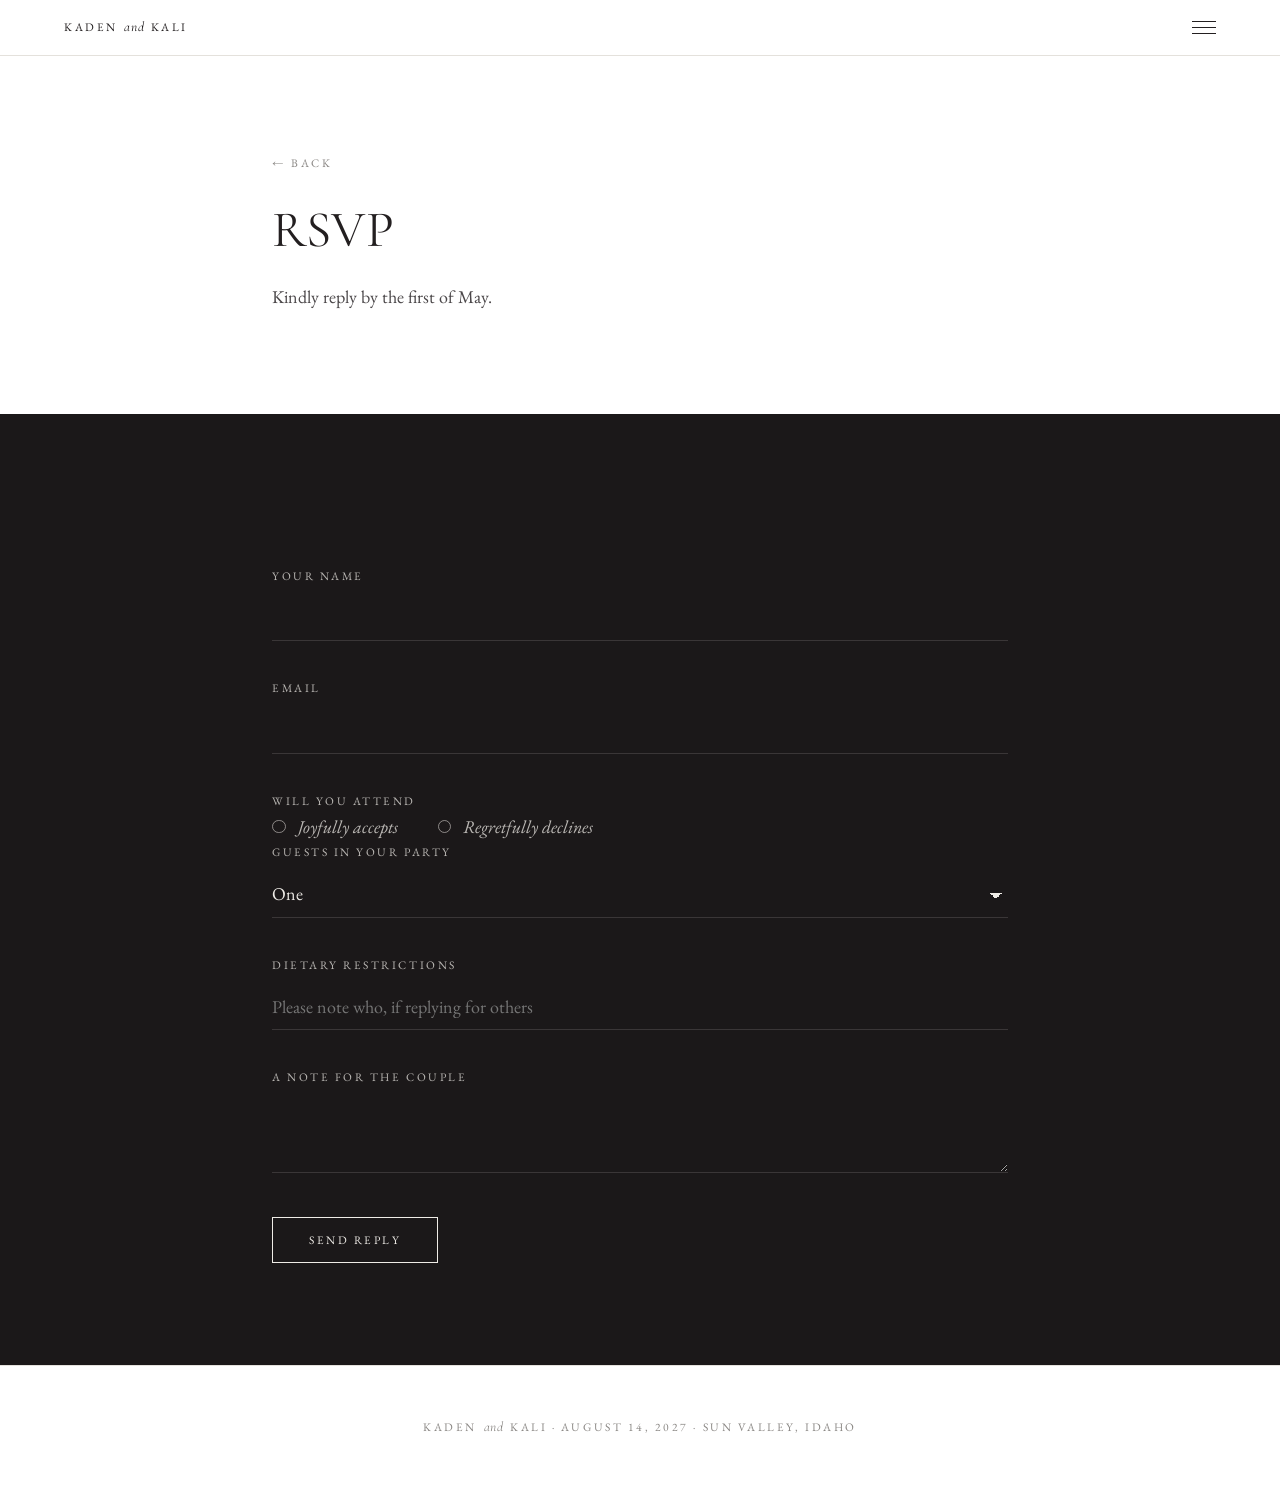
<file: admin/rsvp.html>
<!DOCTYPE html>
<html lang="en">
<head>
  <meta charset="UTF-8" />
  <meta name="viewport" content="width=device-width, initial-scale=1.0" />
  <title>RSVP &middot; Kaden &amp; Kali</title>
  <meta name="robots" content="noindex, nofollow" />
  <!-- Icons -->
  <link rel="icon" href="/assets/favicon.ico" sizes="any" />
  <link rel="icon" type="image/png" sizes="32x32" href="/assets/favicon-32.png" />
  <link rel="icon" type="image/png" sizes="16x16" href="/assets/favicon-16.png" />
  <link rel="apple-touch-icon" sizes="180x180" href="/assets/apple-touch-icon.png" />
  <meta name="theme-color" content="#f7f5f1" />
  <meta name="apple-mobile-web-app-title" content="Kaden &amp; Kali" />

  <!-- Link previews (iMessage, Slack, Facebook, Twitter) -->
  <meta property="og:type" content="website" />
  <meta property="og:site_name" content="Kaden &amp; Kali" />
  <meta property="og:title" content="Kaden &amp; Kali" />
  <meta property="og:description" content="August 14, 2027 &middot; Galena Lodge, Sun Valley, Idaho" />
  <meta property="og:url" content="https://kadenandkali.com/admin/rsvp.html" />
  <meta property="og:image" content="https://kadenandkali.com/assets/og-image.png" />
  <meta property="og:image:secure_url" content="https://kadenandkali.com/assets/og-image.png" />
  <meta property="og:image:type" content="image/png" />
  <meta property="og:image:width" content="1200" />
  <meta property="og:image:height" content="630" />
  <meta property="og:image:alt" content="Kaden and Kali. August 14, 2027. Sun Valley, Idaho." />
  <meta name="twitter:card" content="summary_large_image" />
  <meta name="twitter:title" content="Kaden &amp; Kali" />
  <meta name="twitter:description" content="August 14, 2027 &middot; Galena Lodge, Sun Valley, Idaho" />
  <meta name="twitter:image" content="https://kadenandkali.com/assets/og-image.png" />

  <link rel="preconnect" href="https://fonts.googleapis.com" />
  <link rel="preconnect" href="https://fonts.gstatic.com" crossorigin />
  <link href="https://fonts.googleapis.com/css2?family=Cormorant+Garamond:ital,wght@0,400;0,500;0,600;1,400;1,500&family=EB+Garamond:ital,wght@0,400;0,500;1,400&display=swap" rel="stylesheet" />
  <link rel="stylesheet" href="../styles.css?v=20261029i" />
</head>
<body class="locked">
  <!-- Guest gate: same as index.html. A visitor who unlocked the main page is already through. -->
  <div id="gate" class="gate">
    <form id="gate-form" class="gate-form" novalidate>
      <p class="caps label">Kaden <span class="brand-and">and</span> Kali</p>
      <label for="gate-name" class="gate-prompt">Please enter your name as it appears on your invitation.</label>
      <input type="text" id="gate-name" name="name" autocomplete="name" autocapitalize="words" autofocus aria-describedby="gate-status" />
      <div class="form-actions">
        <button type="submit" class="button" id="gate-submit">Continue</button>
        <p class="form-status" id="gate-status" role="status" aria-live="polite"></p>
      </div>
    </form>
  </div>

  <template id="site">
  <header class="site-header">
    <a href="index.html" class="brand">Kaden <span class="brand-and">and</span> Kali</a>
    <button class="menu-toggle" aria-label="Open menu" aria-expanded="false" aria-controls="menu">
      <span></span><span></span><span></span>
    </button>
  </header>

  <nav id="menu" class="menu" aria-hidden="true">
    <ul class="menu-list">
      <li><a href="index.html#story">Our Story</a></li>
      <li><a href="index.html#dates">Save the Date</a></li>
      <li><a href="index.html#travel">Travel</a></li>
    </ul>
    <p class="menu-foot">August 14, 2027 &middot; Sun Valley, Idaho</p>
  </nav>

  <main id="top" class="subpage">
    <section class="section section-first">
      <div class="section-inner narrow">
        <p class="caps label"><a href="index.html" class="back-link">&larr; Back</a></p>
        <h1 class="display display-lg">RSVP</h1>
        <p class="lede">Kindly reply by the first of May.</p>
      </div>
    </section>

    <section id="rsvp" class="section section-dark">
      <div class="section-inner narrow">
        <form id="rsvp-form" class="form" novalidate>
          <div class="field">
            <label for="name" class="caps">Your name</label>
            <input type="text" id="name" name="name" autocomplete="name" required />
          </div>

          <div class="field">
            <label for="email" class="caps">Email</label>
            <input type="email" id="email" name="email" autocomplete="email" required />
          </div>

          <!-- Filled by app.js when the gate recognized a party of more than one. -->
          <div id="party-block" class="party-block" hidden></div>

          <!-- Fallback for a single guest or an unrecognized visitor. -->
          <div id="solo-block" class="solo-block">
            <fieldset class="field">
              <legend class="caps">Will you attend</legend>
              <div class="choices">
                <label class="choice">
                  <input type="radio" name="attending" value="Yes" />
                  <span>Joyfully accepts</span>
                </label>
                <label class="choice">
                  <input type="radio" name="attending" value="No" />
                  <span>Regretfully declines</span>
                </label>
              </div>
            </fieldset>

            <div class="field" id="guests-row">
              <label for="guests" class="caps">Guests in your party</label>
              <select id="guests" name="guests">
                <option value="1">One</option>
                <option value="2">Two</option>
                <option value="3">Three</option>
                <option value="4">Four</option>
              </select>
            </div>
          </div>

          <div class="field" id="dietary-row">
            <label for="dietary" class="caps">Dietary restrictions</label>
            <input type="text" id="dietary" name="dietary" placeholder="Please note who, if replying for others" />
          </div>

          <div class="field">
            <label for="message" class="caps">A note for the couple</label>
            <textarea id="message" name="message" rows="2"></textarea>
          </div>

          <!-- Honeypot: hidden from humans, bots tend to fill it -->
          <div class="hp" aria-hidden="true">
            <label for="website">Website</label>
            <input type="text" id="website" name="website" tabindex="-1" autocomplete="off" />
          </div>

          <div class="form-actions">
            <button type="submit" class="button" id="submit-btn">Send reply</button>
            <p class="form-status" id="form-status" role="status" aria-live="polite"></p>
          </div>
        </form>
      </div>
    </section>
  </main>

  <footer class="site-footer">
    <p class="caps">Kaden <span class="brand-and">and</span> Kali &middot; August 14, 2027 &middot; Sun Valley, Idaho</p>
  </footer>
  </template>

  <script src="../config.js?v=20261029i"></script>
  <script src="gate.js?v=20261029i"></script>
</body>
</html>
</file>
<file: styles.css>
/* =========================================================
   Tokens
   Monochrome palette after Bliss & Bone's "Rivera":
   white ground, near-black ink, warm grays, hairline rules.
   ========================================================= */
:root {
  --ink: #231f20;
  --ink-soft: #4a4648;
  --gray: #8a8784;
  --gray-light: #b9b6b2;
  --rule: #e4e1dc;
  --paper: #ffffff;
  --paper-warm: #f7f5f1;
  --dark: #1b1819;
  --dark-text: #efece7;
  --dark-rule: #3a3637;

  --serif-display: "Cormorant Garamond", "Cormorant", Georgia, serif;
  --serif-text: "EB Garamond", Garamond, Georgia, serif;

  --measure: 38rem;          /* body copy measure inside the content column */
  --content: 46rem;          /* the single content column every text section uses */
  --wide: 72rem;             /* hero only */
  --h-section: clamp(2rem, 3.2vw, 2.75rem);
  --h-item: 1.75rem;
  --gutter: clamp(1.25rem, 5vw, 4rem);
  --header-h: 3.5rem;
}

/* ---------- Base ---------- */
*, *::before, *::after { box-sizing: border-box; }

html { scroll-behavior: smooth; scroll-padding-top: var(--header-h); }

[hidden] { display: none !important; }

body {
  margin: 0;
  background: var(--paper);
  color: var(--ink);
  font-family: var(--serif-text);
  font-size: 1.125rem;
  line-height: 1.65;
  -webkit-font-smoothing: antialiased;
  text-rendering: optimizeLegibility;
}

h1, h2, h3, p { margin: 0; }
a { color: inherit; text-decoration: none; }
img { display: block; max-width: 100%; }

/* Small caps / letterspaced labels used throughout */
.caps {
  font-family: var(--serif-text);
  font-size: 0.72rem;
  letter-spacing: 0.22em;
  text-transform: uppercase;
  color: var(--ink-soft);
  line-height: 1.9;
}

.label { margin-bottom: 1.75rem; color: var(--gray); }
.label-sm { margin-bottom: 0.5rem; color: var(--gray); }

.display {
  font-family: var(--serif-display);
  font-weight: 400;
  font-size: var(--h-section);
  line-height: 1.1;
  letter-spacing: 0.01em;
  margin-bottom: 1.5rem;
}

/* Item-level titles: events, hotels, story chapters, sub-headings */
.display-sm,
.col .display,
.stay-name,
.story-heading {
  font-family: var(--serif-display);
  font-weight: 400;
  font-size: var(--h-item);
  line-height: 1.2;
}

.lede, .detail {
  max-width: var(--measure);
  color: var(--ink-soft);
}

.detail { margin-top: 1rem; }

.rule {
  border: 0;
  border-top: 1px solid var(--rule);
  width: min(var(--content), calc(100% - 2 * var(--gutter)));
  margin: 0 auto;
}

/* ---------- Header ---------- */
.site-header {
  position: fixed;
  inset: 0 0 auto 0;
  z-index: 20;
  height: var(--header-h);
  display: flex;
  align-items: center;
  justify-content: space-between;
  padding: 0 var(--gutter);
  background: rgba(255, 255, 255, 0.92);
  backdrop-filter: blur(8px);
  border-bottom: 1px solid var(--rule);
}

.brand {
  font-family: var(--serif-text);
  font-size: 0.72rem;
  letter-spacing: 0.22em;
  text-transform: uppercase;
  color: inherit;
}

.brand-and {
  text-transform: lowercase;
  font-style: italic;
  letter-spacing: 0.05em;
  font-family: var(--serif-display);
  font-size: 0.85rem;
  margin: 0 0.15em;
}

.menu-toggle {
  display: flex;
  flex-direction: column;
  justify-content: center;
  gap: 5px;
  width: 2.25rem;
  height: 2.25rem;
  padding: 0;
  background: none;
  border: 0;
  cursor: pointer;
}

.menu-toggle span {
  display: block;
  width: 1.5rem;
  height: 1px;
  background: var(--ink);
  margin-left: auto;
  transition: transform 0.3s ease, opacity 0.3s ease;
}

.menu-toggle[aria-expanded="true"] span:nth-child(1) { transform: translateY(6px) rotate(45deg); }
.menu-toggle[aria-expanded="true"] span:nth-child(2) { opacity: 0; }
.menu-toggle[aria-expanded="true"] span:nth-child(3) { transform: translateY(-6px) rotate(-45deg); }

/* ---------- Full-screen menu ---------- */
.menu {
  position: fixed;
  inset: 0;
  z-index: 15;
  background: var(--paper);
  display: flex;
  flex-direction: column;
  align-items: center;
  justify-content: center;
  text-align: center;
  padding: var(--header-h) var(--gutter) 2rem;
  opacity: 0;
  visibility: hidden;
  transition: opacity 0.35s ease, visibility 0.35s ease;
}

.menu.open { opacity: 1; visibility: visible; }

.menu-list {
  list-style: none;
  margin: 0;
  padding: 0;
  display: flex;
  flex-direction: column;
  gap: 1.25rem;
}

.menu-list a {
  font-family: var(--serif-display);
  font-size: clamp(2rem, 6vw, 3.25rem);
  font-weight: 400;
  line-height: 1;
  transition: color 0.2s ease;
}

.menu-list a:hover { color: var(--gray); }

.menu-foot {
  position: absolute;
  bottom: 2rem;
  font-family: var(--serif-text);
  font-size: 0.72rem;
  letter-spacing: 0.22em;
  text-transform: uppercase;
  color: var(--gray);
}

body.menu-open { overflow: hidden; }

/* ---------- Hero (photo) ---------- */
.hero {
  position: relative;
  min-height: 100svh;
  display: flex;
  align-items: center;
  justify-content: center;
  padding: calc(var(--header-h) + 2rem) var(--gutter) 4rem;
  color: #fff;
  text-align: center;
  overflow: hidden;
}

@media (max-width: 700px) {
  .hero { min-height: 58svh; }
}

.hero-media,
.hero-media img {
  position: absolute;
  inset: 0;
  width: 100%;
  height: 100%;
}

.hero-media img {
  object-fit: cover;
  object-position: 50% 45%;
  display: block;
}

/* Soft darkening so white type stays legible over sky and grass. */
.hero-scrim {
  position: absolute;
  inset: 0;
  background:
    linear-gradient(to bottom, rgba(0, 0, 0, 0.45) 0%, rgba(0, 0, 0, 0.15) 35%, rgba(0, 0, 0, 0) 55%, rgba(0, 0, 0, 0.25) 100%);
}

.hero-inner {
  position: relative;
  width: 100%;
  max-width: var(--wide);
  margin: 0 auto;
  transform: translateY(-22vh);
}

@media (max-width: 700px) {
  .hero-inner { transform: translateY(-11vh); }
  .hero-eyebrow { margin-bottom: 0.9rem; }
  .hero-countdown { display: none; }
}

.hero .caps { color: rgba(255, 255, 255, 0.85); }

.hero-eyebrow { margin-bottom: 1.25rem; }

.hero-names {
  font-family: var(--serif-display);
  font-weight: 400;
  font-size: clamp(2.75rem, 7vw, 5.5rem);
  line-height: 1;
  letter-spacing: 0.02em;
  text-shadow: 0 1px 24px rgba(0, 0, 0, 0.25);
}

.hero-names .amp {
  font-style: italic;
  font-weight: 400;
  margin: 0 0.1em;
  opacity: 0.9;
}

.hero-date {
  margin-top: 1.5rem;
  font-size: 0.85rem;
  letter-spacing: 0.3em;
}

.hero-place { margin-top: 0.25rem; }

.hero-countdown {
  margin-top: 1rem;
  font-style: italic;
  font-size: 1rem;
  color: rgba(255, 255, 255, 0.7);
}

.scroll-cue {
  position: absolute;
  right: var(--gutter);
  bottom: 2rem;
  writing-mode: vertical-rl;
  color: rgba(255, 255, 255, 0.7);
}

.scroll-cue .caps { color: inherit; }

@media (max-width: 640px) {
  .scroll-cue { display: none; }
}

/* ---------- Header over the hero ---------- */
.site-header { transition: background 0.3s ease, border-color 0.3s ease, color 0.3s ease; }

.site-header.over-hero:not(.menu-is-open) {
  background: transparent;
  backdrop-filter: none;
  border-bottom-color: transparent;
  color: #fff;
}

.site-header.over-hero:not(.menu-is-open) .menu-toggle span { background: #fff; }

/* ---------- Photos ---------- */
.photo { margin: 0; }

.photo-full { width: 100%; }
.photo-full .photo-placeholder, .photo-full img { aspect-ratio: 16 / 9; width: 100%; object-fit: cover; }

.photo-inset {
  max-width: var(--wide);
  margin: 0 auto;
  padding: 0 var(--gutter) 6rem;
}
.photo-inset .photo-placeholder, .photo-inset img { aspect-ratio: 3 / 2; width: 100%; object-fit: cover; }

/* Any real photograph is rendered in black and white, as in Rivera. */
.photo img { filter: grayscale(1); }

.photo-placeholder {
  background: var(--paper-warm);
  display: flex;
  align-items: center;
  justify-content: center;
}

.photo-placeholder .caps { color: var(--gray-light); }

/* ---------- Sections ---------- */
.section { padding: clamp(4.5rem, 8vw, 7rem) var(--gutter); }

.section-inner { max-width: var(--content); margin: 0 auto; }
.section-inner.narrow { max-width: var(--content); }
/* Paired events (Save the Date): two equal columns inside the content column,
   so their left edge lines up with the paragraphs above and below. */
.section-paired .columns {
  grid-template-columns: 1fr;
  gap: 2.5rem;
}

@media (min-width: 720px) {
  .section-paired .columns {
    grid-template-columns: 1fr 1fr;
    column-gap: 4rem;
  }
}

.columns {
  display: grid;
  grid-template-columns: 1fr;
  gap: 2.5rem;
}

.columns-tight { margin-top: 4rem; padding-top: 3rem; border-top: 1px solid var(--rule); }

@media (min-width: 720px) {
  .columns { grid-template-columns: 1fr 1fr; gap: 4rem; }
}

.col .display { margin-bottom: 0.75rem; }

/* ---------- Dark section (RSVP) ---------- */
.section-dark {
  background: var(--dark);
  color: var(--dark-text);
}

.section-dark .caps,
.section-dark .label,
.section-dark .lede,
.section-dark .detail { color: var(--dark-text); }

.section-dark .label { opacity: 0.6; }
.section-dark .choice input { border-color: rgba(239, 236, 231, 0.7); }
.section-dark .choice input:checked { border-color: var(--dark-text); }

/* ---------- Buttons ---------- */
.button {
  display: inline-block;
  padding: 0.9rem 2.25rem;
  border: 1px solid currentColor;
  background: transparent;
  color: inherit;
  font-family: var(--serif-text);
  font-size: 0.72rem;
  letter-spacing: 0.22em;
  text-transform: uppercase;
  cursor: pointer;
  transition: background 0.2s ease, color 0.2s ease;
}

.button:hover { background: var(--dark-text); color: var(--dark); }
.button:disabled { opacity: 0.5; cursor: default; }

/* ---------- Form ---------- */
.form {
  margin-top: 3rem;
  display: flex;
  flex-direction: column;
  gap: 2.25rem;
}

.field {
  display: flex;
  flex-direction: column;
  gap: 0.5rem;
  border: 0;
  padding: 0;
  margin: 0;
  min-width: 0;
}

.field.hidden { display: none; }

.field label, .field legend { padding: 0; opacity: 0.75; }

input[type="text"],
input[type="email"],
input[type="password"],
select,
textarea {
  width: 100%;
  padding: 0.5rem 0;
  font: inherit;
  font-size: 1.125rem;
  color: inherit;
  background: transparent;
  border: 0;
  border-bottom: 1px solid var(--dark-rule);
  border-radius: 0;
  outline: none;
  transition: border-color 0.2s ease;
}

select {
  appearance: none;
  -webkit-appearance: none;
  background-image: linear-gradient(45deg, transparent 50%, currentColor 50%),
                    linear-gradient(135deg, currentColor 50%, transparent 50%);
  background-position: calc(100% - 12px) 55%, calc(100% - 6px) 55%;
  background-size: 6px 6px, 6px 6px;
  background-repeat: no-repeat;
  padding-right: 2rem;
}

select option { color: var(--ink); background: var(--paper); }

input:focus, select:focus, textarea:focus { border-bottom-color: var(--dark-text); }

textarea { resize: vertical; min-height: 3rem; }

.choices { display: flex; flex-direction: column; gap: 0.75rem; }

@media (min-width: 480px) {
  .choices { flex-direction: row; gap: 2.5rem; }
}

.choice {
  display: flex;
  align-items: center;
  gap: 0.75rem;
  cursor: pointer;
  font-style: italic;
}

.choice input {
  appearance: none;
  -webkit-appearance: none;
  color: inherit;            /* form controls default to a dark UA color */
  width: 0.85rem;
  height: 0.85rem;
  margin: 0;
  border: 1px solid currentColor;
  border-radius: 50%;
  display: grid;
  place-content: center;
  cursor: pointer;
}

.choice input::before {
  content: "";
  width: 0.45rem;
  height: 0.45rem;
  border-radius: 50%;
  background: currentColor;
  transform: scale(0);
  transition: transform 0.15s ease;
}

.choice input:checked::before { transform: scale(1); }

.hp {
  position: absolute;
  left: -10000px;
  width: 1px;
  height: 1px;
  overflow: hidden;
}

.form-actions {
  display: flex;
  flex-wrap: wrap;
  align-items: center;
  gap: 1.5rem;
  margin-top: 0.5rem;
}

.form-status {
  font-style: italic;
  min-height: 1.5em;
  opacity: 0.85;
}

.form-status.error { color: #e3a39b; }

/* ---------- Footer ---------- */
.site-footer {
  padding: 3rem var(--gutter);
  text-align: center;
  border-top: 1px solid var(--rule);
}

.site-footer .caps { color: var(--gray); }

@media (prefers-reduced-motion: reduce) {
  html { scroll-behavior: auto; }
  * { transition: none !important; }
}

/* ---------- Coming soon (root index.html) ---------- */
body.soon {
  min-height: 100svh;
  display: flex;
  flex-direction: column;
}

.soon-main {
  flex: 1;
  display: flex;
  flex-direction: column;
  align-items: center;
  justify-content: center;
  text-align: center;
  padding: 4rem var(--gutter);
}

.soon-heart {
  display: inline-block;
  margin-left: 0.2em;
  font-size: 0.7em;
  vertical-align: 0.08em;
  color: var(--gray);
}

.soon-title {
  font-family: var(--serif-display);
  font-weight: 400;
  font-size: clamp(2rem, 5vw, 3.5rem);
  letter-spacing: 0.02em;
}

/* ---------- Preview gate (admin/index.html) ---------- */
body.locked { overflow: hidden; }

.gate {
  position: fixed;
  inset: 0;
  z-index: 50;
  background: var(--paper);
  display: flex;
  align-items: center;
  justify-content: center;
  padding: var(--gutter);
}

.gate-form {
  width: 100%;
  max-width: 22rem;
  display: flex;
  flex-direction: column;
  gap: 1.25rem;
}

.gate-form .label { margin-bottom: 0.5rem; }

.gate-prompt {
  font-family: var(--serif-display);
  font-size: 1.6rem;
  line-height: 1.2;
}

.gate-form input[type="text"] {
  border-bottom-color: var(--rule);
  color: var(--ink);
}

.gate-form input[type="text"]:focus { border-bottom-color: var(--ink); }

.gate-form .button:hover { background: var(--ink); color: var(--paper); }
.gate-form .form-actions { flex-direction: column; align-items: flex-start; gap: 1.25rem; }
.gate-form .button { align-self: flex-start; }
.gate-form .form-status { color: var(--ink-soft); line-height: 1.6; }
.gate-form .form-status.error { color: #a33a2f; }

/* ---------- RSVP: replying for a party ---------- */
.party-help {
  font-style: italic;
  opacity: 0.7;
  margin: 0 0 1rem;
}

.party-list {
  list-style: none;
  margin: 0;
  padding: 0;
  display: flex;
  flex-direction: column;
}

.party-member {
  display: flex;
  flex-direction: column;
  gap: 0.6rem;
  padding: 0.9rem 0;
  border-top: 1px solid var(--dark-rule);
}

.party-member:last-child { border-bottom: 1px solid var(--dark-rule); }

@media (min-width: 560px) {
  .party-member {
    flex-direction: row;
    align-items: center;
    justify-content: space-between;
  }
}

.party-name { font-style: normal; font-size: 1.125rem; }

.party-name input[type="checkbox"] {
  appearance: none;
  -webkit-appearance: none;
  color: inherit;
  width: 0.85rem;
  height: 0.85rem;
  margin: 0;
  border: 1px solid currentColor;
  border-radius: 0;
  display: grid;
  place-content: center;
  cursor: pointer;
}

.party-name input[type="checkbox"]::before {
  content: "";
  width: 0.45rem;
  height: 0.45rem;
  background: currentColor;
  transform: scale(0);
  transition: transform 0.15s ease;
}

.party-name input[type="checkbox"]:checked::before { transform: scale(1); }

.party-answer { flex-direction: row; gap: 1.5rem; }

.party-member.is-off .party-answer { opacity: 0.35; pointer-events: none; }

.party-extra .field { width: 100%; }
.party-extra input::placeholder { opacity: 0.5; }

.party-note {
  font-family: var(--serif-text);
  font-size: 0.65rem;
  letter-spacing: 0.18em;
  text-transform: uppercase;
  opacity: 0.55;
  margin-left: 0.5rem;
}

/* ---------- The Wedding: single column + action ---------- */
.detail-note { font-style: italic; }

.columns-action { align-items: center; }

.col-action { display: flex; }

@media (min-width: 720px) {
  .col-action { justify-content: flex-end; }
}

/* Outlined button for light backgrounds */
.button-ink { color: var(--ink); border-color: var(--ink); }
.button-ink:hover { background: var(--ink); color: var(--paper); }

/* ---------- Sub-pages (admin/details.html) ---------- */
.subpage .section-first { padding-top: calc(var(--header-h) + clamp(3rem, 8vw, 6rem)); }

.display-lg { font-size: clamp(2.25rem, 4vw, 3.25rem); }

.back-link { color: var(--gray); }
.back-link:hover { color: var(--ink); }

/* ---------- Gate loading state ---------- */
.gate-loading {
  display: flex;
  align-items: center;
  gap: 0.75rem;
  min-height: 2.75rem;
  color: var(--ink-soft);
}

.heartbeat {
  font-family: var(--serif-display);
  font-size: 1.4rem;
  color: var(--gray);
  display: inline-block;
  animation: heartbeat 1.6s ease-in-out infinite;
  transform-origin: center;
}

@keyframes heartbeat {
  0%, 100% { transform: scale(1); opacity: 0.75; }
  14%       { transform: scale(1.18); opacity: 1; }
  28%       { transform: scale(1); opacity: 0.85; }
  42%       { transform: scale(1.12); opacity: 1; }
}

.gate-loading-text {
  font-style: italic;
  opacity: 0;
  transform: translateY(3px);
  transition: opacity 0.25s ease, transform 0.25s ease;
}

.gate-loading-text.is-in { opacity: 1; transform: none; }

/* ---------- Welcome card ---------- */
body.welcome-open { overflow: hidden; }

.welcome {
  position: fixed;
  inset: 0;
  z-index: 60;
  display: flex;
  align-items: center;
  justify-content: center;
  padding: var(--gutter);
}

.welcome-backdrop {
  position: absolute;
  inset: 0;
  background: rgba(27, 24, 25, 0.55);
  backdrop-filter: blur(3px);
  opacity: 0;
  transition: opacity 0.35s ease;
}

.welcome-card {
  position: relative;
  width: 100%;
  max-width: 26rem;
  background: var(--paper-warm);
  border: 1px solid var(--rule);
  padding: clamp(2rem, 5vw, 3rem);
  text-align: center;
  opacity: 0;
  transform: translateY(12px);
  transition: opacity 0.35s ease, transform 0.35s ease;
}

.welcome.is-open .welcome-backdrop { opacity: 1; }
.welcome.is-open .welcome-card { opacity: 1; transform: none; }
.welcome.is-leaving .welcome-backdrop,
.welcome.is-leaving .welcome-card { opacity: 0; }

.welcome-card .label { margin-bottom: 1.25rem; }
.welcome-card .display { margin-bottom: 1rem; }

.welcome-text {
  color: var(--ink-soft);
  max-width: 22rem;
  margin: 0 auto;
}

.welcome-heart {
  margin: 1.25rem 0 1.5rem;
  font-family: var(--serif-display);
  font-size: 1.4rem;
  color: var(--gray);
}

@media (prefers-reduced-motion: reduce) {
  .heartbeat { animation: none; }
}

/* ---------- Travel & Stay ---------- */
.stay-list {
  list-style: none;
  margin: 3rem 0 3.5rem;
  padding: 0;
  border-top: 1px solid var(--rule);
}

.stay {
  display: grid;
  grid-template-columns: 1fr;
  gap: 1rem;
  padding: 1.75rem 0;
  border-bottom: 1px solid var(--rule);
}

@media (min-width: 720px) {
  .stay {
    grid-template-columns: minmax(0, 1fr) 13rem;   /* fixed action column: every description shares one measure */
    column-gap: 2rem;
    align-items: start;
  }
  .stay-actions { padding-top: 1.7rem; align-items: stretch; text-align: center; }
  .stay-actions .button { width: 100%; padding-left: 0.75rem; padding-right: 0.75rem; white-space: nowrap; }
  .stay-actions .text-link { align-self: center; }
}

.stay-name { margin-bottom: 0.4rem; }

.stay .detail { margin-top: 0; }

.stay-address { margin-top: 0.6rem; color: var(--gray); }

.stay-actions {
  display: flex;
  flex-direction: column;
  gap: 0.8rem;
  align-items: flex-start;
}

.text-link {
  color: var(--ink-soft);
  border-bottom: 1px solid var(--rule);
  padding-bottom: 0.15rem;
  transition: color 0.2s ease, border-color 0.2s ease;
}

.text-link:hover { color: var(--ink); border-color: var(--ink); }

.display-sm { margin: 2.5rem 0 0.75rem; }

/* ---------- Our Story: teaser + expand ---------- */
.story-more {
  position: relative;
  max-height: 8.5rem;            /* the teaser: a few faded lines */
  overflow: hidden;
  transition: max-height 0.6s ease;
}

.story-more::after {
  content: "";
  position: absolute;
  left: 0; right: 0; bottom: 0;
  height: 6rem;
  background: linear-gradient(to bottom, rgba(255, 255, 255, 0), var(--paper) 90%);
  pointer-events: none;
  transition: opacity 0.4s ease;
}

.story-more.is-open {
  max-height: 200rem;
}

.story-more.is-open::after { opacity: 0; }

.story-heading { margin: 2.25rem 0 0.75rem; }

.story-more .detail { margin-top: 0; }
.story-more .detail + .detail { margin-top: 1rem; }

.story-toggle {
  display: flex;
  align-items: center;
  justify-content: center;
  width: 2.75rem;
  height: 2.75rem;
  margin: 0.5rem auto 0;
  padding: 0;
  background: none;
  border: 0;
  color: var(--gray);
  cursor: pointer;
  transition: color 0.2s ease;
}

.story-toggle:hover { color: var(--ink); }

.story-chevron {
  display: block;
  transition: transform 0.4s ease;
}

.story-toggle[aria-expanded="true"] .story-chevron { transform: rotate(180deg); }

@media (prefers-reduced-motion: reduce) {
  .story-more, .story-more::after, .story-chevron { transition: none; }
}
</file>
